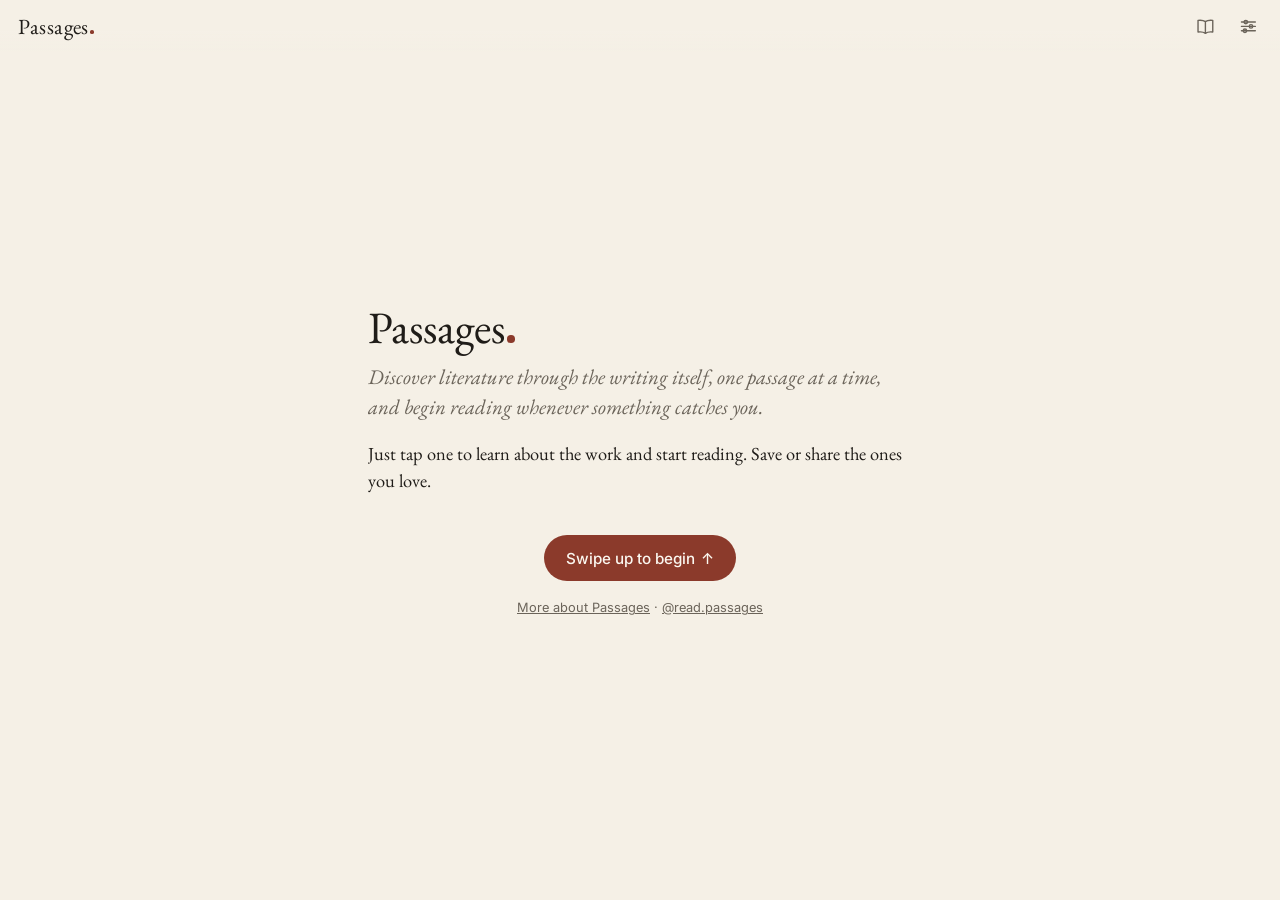
<file: index.html>
<!DOCTYPE html>
<!-- ============================================================
     index.html — the FEED: one passage per screen.
     The structure is here; the passages are added by js/feed.js
     from data/passages.csv. Styling lives in css/style.css.
     ============================================================ -->
<html lang="en">
<head>
  <meta charset="utf-8">
  <meta name="viewport" content="width=device-width, initial-scale=1, viewport-fit=cover">
  <title>Passages</title>
  <meta name="description" content="Passages from great books, one at a time. Read the one that catches you.">

  <!-- Lets people "Add to Home Screen" and open it like an app -->
  <!-- How the link looks when shared (WhatsApp, iMessage, Reddit, etc.) -->
  <meta property="og:type" content="website">
  <meta property="og:site_name" content="Passages">
  <meta property="og:title" content="Passages">
  <meta property="og:description" content="Discover literature through the writing itself, one passage at a time, then read the whole work for free.">
  <meta property="og:image" content="https://passages-reader.github.io/icons/share.png">
  <meta property="og:url" content="https://passages-reader.github.io/">
  <meta name="twitter:card" content="summary_large_image">
  <link rel="manifest" href="manifest.json">
  <meta name="theme-color" content="#f5f0e6">
  <meta name="apple-mobile-web-app-capable" content="yes">
  <meta name="apple-mobile-web-app-status-bar-style" content="default">
  <link rel="apple-touch-icon" href="icons/icon-180.png">
  <link rel="icon" href="icons/icon.svg" type="image/svg+xml">
  <link rel="icon" href="icons/favicon-32.png" type="image/png" sizes="32x32">

  <!-- Fonts: EB Garamond for the literature, Inter for the small interface text -->
  <link rel="preload" href="fonts/eb-garamond.woff2" as="font" type="font/woff2" crossorigin>

  <link rel="stylesheet" href="css/style.css">
</head>
<body class="feed-page">

  <!-- Top bar: name on the left, Saved and Settings on the right -->
  <header class="topbar">
    <a class="wordmark" id="wordmark" href="about.html" title="About this project">Passages<span class="wordmark-dot" aria-hidden="true"></span></a>
    <nav class="topbar-actions">
      <button class="icon-btn" id="open-saved" aria-label="Your reading and saved passages" title="Your reading">
        <svg viewBox="0 0 24 24"><path d="M12 6.5C10 5 7 4.6 3.5 5v13.5c3.5-.4 6.5 0 8.5 1.5 2-1.5 5-1.9 8.5-1.5V5C17 4.6 14 5 12 6.5zM12 6.5V20"/></svg>
      </button>
      <button class="icon-btn" id="open-settings" aria-label="Settings" title="Settings">
        <svg viewBox="0 0 24 24"><path d="M4 7h16M4 12h16M4 17h16"/><circle cx="9" cy="7" r="2"/><circle cx="15" cy="12" r="2"/><circle cx="8" cy="17" r="2"/></svg>
      </button>
    </nav>
  </header>

  <!-- The feed itself. Each passage becomes a full-screen <article class="card"> -->
  <main class="feed" id="feed" aria-live="polite">
    <p class="loading">Opening the books…</p>
  </main>

  <!-- The sliding panel used for "About this work", "Saved" and "Settings" -->
  <div class="sheet" id="sheet" hidden>
    <div class="sheet-backdrop" data-close></div>
    <section class="sheet-panel" role="dialog" aria-modal="true">
      <button class="sheet-close icon-btn" data-close aria-label="Close">
        <svg viewBox="0 0 24 24"><path d="M6 6l12 12M18 6L6 18"/></svg>
      </button>
      <div class="sheet-content" id="sheet-content"></div>
    </section>
  </div>

  <!-- ============================================================
       The welcome card: shown once, as the first screen of a first visit
       (or second, if someone arrives through a shared passage).
       Edit the words freely; it's plain HTML. "Read the welcome note again"
       in Settings brings it back.
       ============================================================ -->
  <template id="welcome-template">
    <article class="card welcome">
      <div class="card-inner">
        <h1 class="welcome-title">Passages<span class="wordmark-dot" aria-hidden="true"></span></h1>
        <p class="welcome-lede">Discover literature through the writing itself, one passage at a time, and begin reading whenever something catches you.</p>
        <p class="welcome-how">Just tap one to learn about the work and start reading. Save or share the ones you love.</p>
        <button class="btn welcome-go" data-begin>Swipe up to begin <span class="hint-swipe">↑</span></button>
        <p class="welcome-links"><a href="about.html">More about Passages</a><span data-ig-wrap> · <a data-ig target="_blank" rel="noopener"></a></span></p>
      </div>
    </article>
  </template>

  <!-- Small message that pops up briefly ("Link copied", "Saved") -->
  <div class="toast" id="toast" role="status"></div>

  <!-- Scripts, in order: settings → storage → data loading → the feed -->
  <script src="js/config.js"></script>
  <script src="js/storage.js"></script>
  <script src="js/analytics.js"></script>
  <script src="js/data.js"></script>
  <script src="js/taste.js"></script>
  <script src="js/sitting.js"></script>
  <script src="js/daily.js"></script>
  <script src="js/shareimage.js"></script>
  <script src="js/editor.js"></script>
  <script src="js/elsewhere.js"></script>
  <script src="js/feed.js"></script>
</body>
</html>
</file>
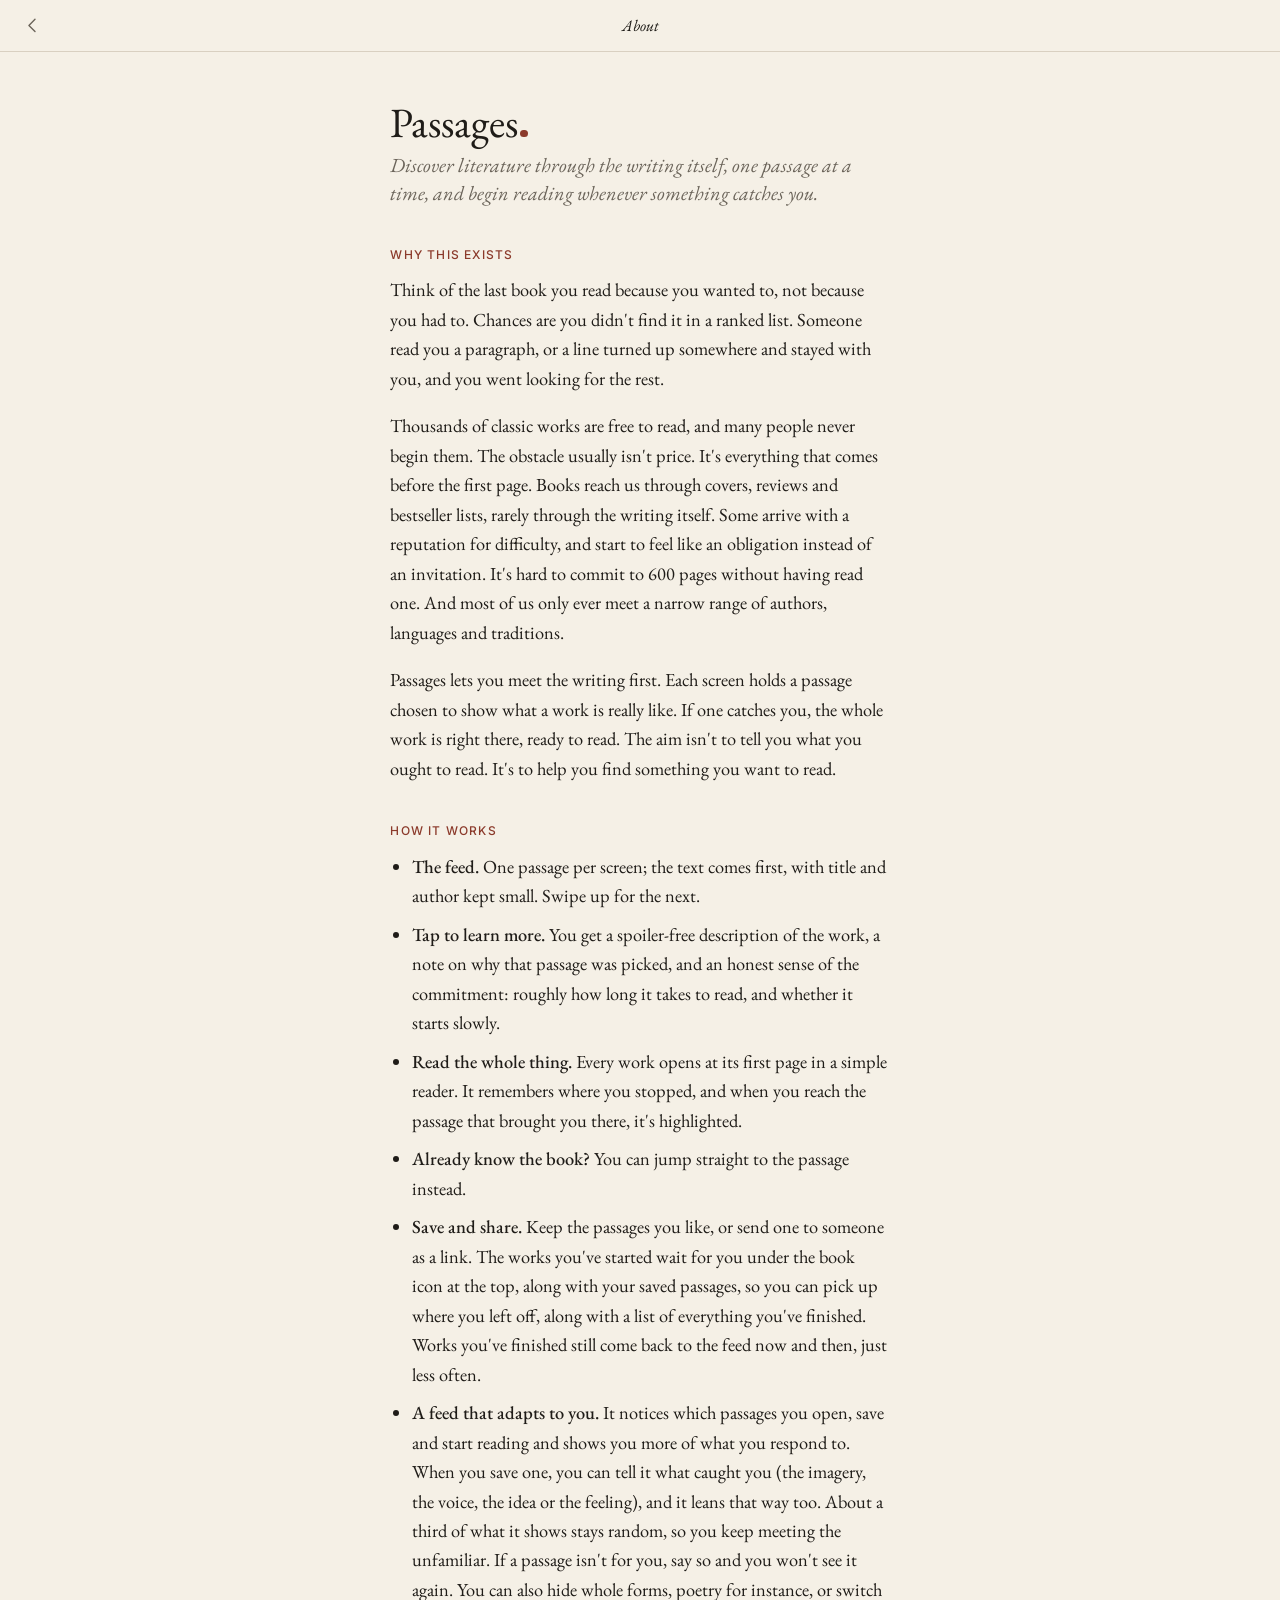
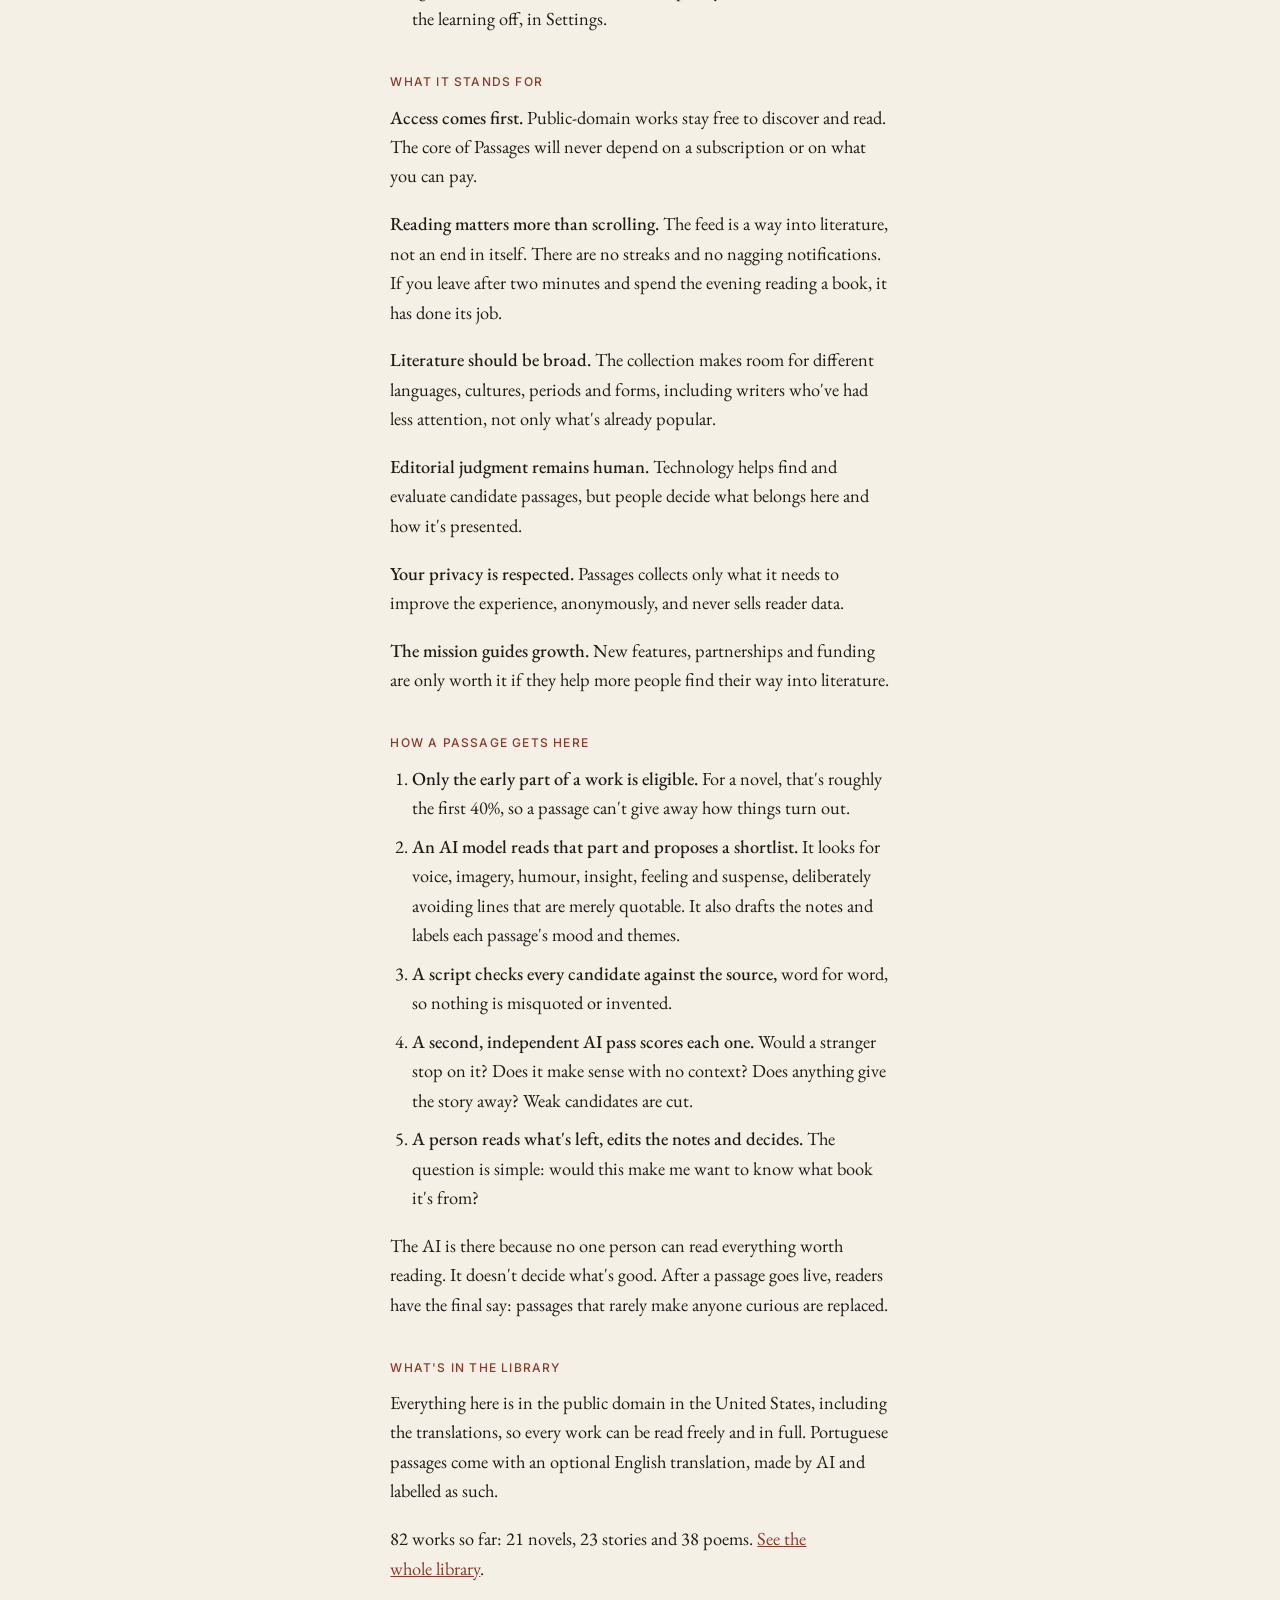
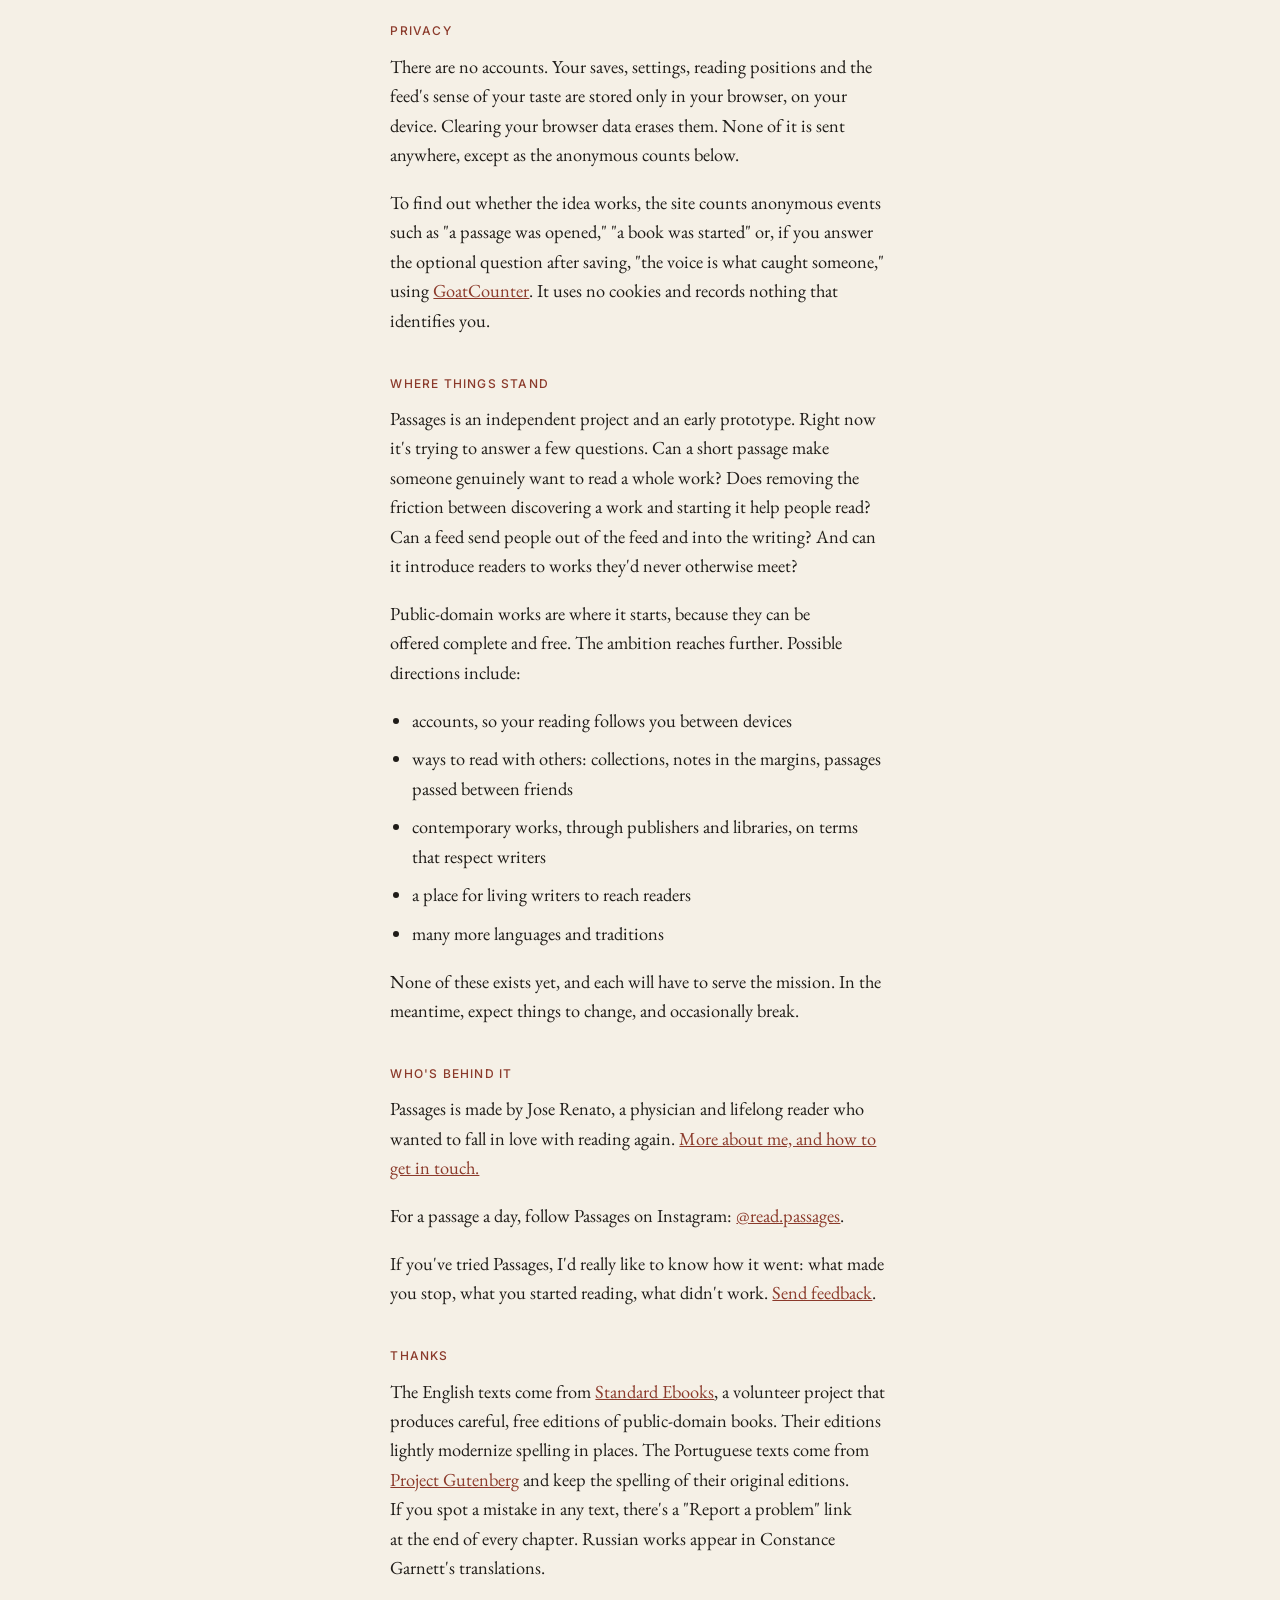
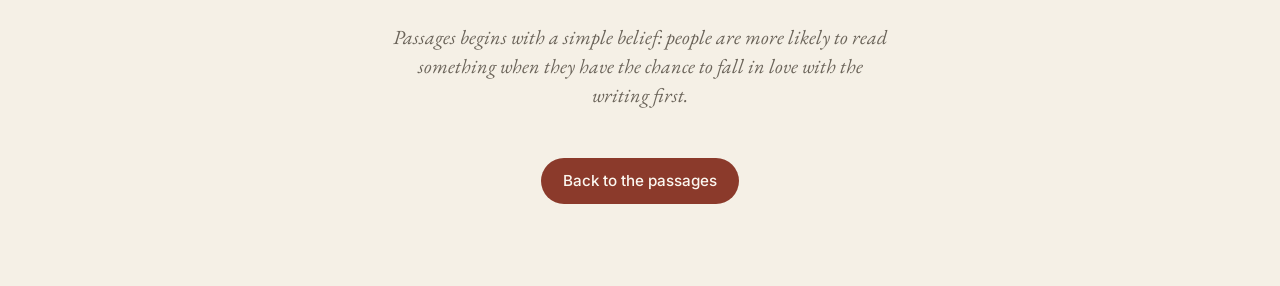
<file: about.html>
<!DOCTYPE html>
<!-- ============================================================
     about.html — the About page. Plain text in HTML: edit freely.
     The work count under "What's in the library" is filled in
     automatically from data/books.csv (script at the bottom).
     ============================================================ -->
<html lang="en">
<head>
  <meta charset="utf-8">
  <meta name="viewport" content="width=device-width, initial-scale=1, viewport-fit=cover">
  <title>About — Passages</title>
  <meta name="description" content="Why Passages exists, how passages are chosen, and what's coming next.">
  <!-- How the link looks when shared (WhatsApp, iMessage, Reddit, etc.) -->
  <meta property="og:type" content="website">
  <meta property="og:site_name" content="Passages">
  <meta property="og:title" content="About Passages">
  <meta property="og:description" content="Discover literature through the writing itself, one passage at a time, then read the whole work for free.">
  <meta property="og:image" content="https://passages-reader.github.io/icons/share.png">
  <meta property="og:url" content="https://passages-reader.github.io/about.html">
  <meta name="twitter:card" content="summary_large_image">
  <link rel="manifest" href="manifest.json">
  <meta name="theme-color" content="#f5f0e6">
  <link rel="apple-touch-icon" href="icons/icon-180.png">
  <link rel="icon" href="icons/icon.svg" type="image/svg+xml">
  <link rel="icon" href="icons/favicon-32.png" type="image/png" sizes="32x32">
  <link rel="preload" href="fonts/eb-garamond.woff2" as="font" type="font/woff2" crossorigin>
  <link rel="stylesheet" href="css/style.css">
</head>
<body class="about-page">

  <header class="topbar reader-bar">
    <a class="icon-btn" href="index.html" aria-label="Back to the passages" title="Back to the passages">
      <svg viewBox="0 0 24 24"><path d="M15 5l-7 7 7 7"/></svg>
    </a>
    <div class="reader-heading"><span class="reader-book">About</span></div>
    <span class="icon-btn" aria-hidden="true"></span>
  </header>

  <main class="page">

    <h1 class="page-title">Passages<span class="wordmark-dot" aria-hidden="true"></span></h1>
    <p class="page-lede">Discover literature through the writing itself, one passage at a time, and begin reading whenever something catches you.</p>

    <h2>Why this exists</h2>
    <p>Think of the last book you read because you wanted to, not because you had to. Chances are you didn't find it in a ranked list. Someone read you a paragraph, or a line turned up somewhere and stayed with you, and you went looking for the rest.</p>
    <p>Thousands of classic works are free to read, and many people never begin them. The obstacle usually isn't price. It's everything that comes before the first page. Books reach us through covers, reviews and bestseller lists, rarely through the writing itself. Some arrive with a reputation for difficulty, and start to feel like an obligation instead of an invitation. It's hard to commit to 600 pages without having read one. And most of us only ever meet a narrow range of authors, languages and traditions.</p>
    <p>Passages lets you meet the writing first. Each screen holds a passage chosen to show what a work is really like. If one catches you, the whole work is right there, ready to read. The aim isn't to tell you what you ought to read. It's to help you find something you want to read.</p>

    <h2>How it works</h2>
    <ul>
      <li><strong>The feed.</strong> One passage per screen; the text comes first, with title and author kept small. Swipe up for the next.</li>
      <li><strong>Tap to learn more.</strong> You get a spoiler-free description of the work, a note on why that passage was picked, and an honest sense of the commitment: roughly how long it takes to read, and whether it starts slowly.</li>
      <li><strong>Read the whole thing.</strong> Every work opens at its first page in a simple reader. It remembers where you stopped, and when you reach the passage that brought you there, it's highlighted.</li>
      <li><strong>Already know the book?</strong> You can jump straight to the passage instead.</li>
      <li><strong>Save and share.</strong> Keep the passages you like, or send one to someone as a link. The works you've started wait for you under the book icon at the top, along with your saved passages, so you can pick up where you left off, along with a list of everything you've finished. Works you've finished still come back to the feed now and then, just less often.</li>
      <li><strong>A feed that adapts to you.</strong> It notices which passages you open, save and start reading and shows you more of what you respond to. When you save one, you can tell it what caught you (the imagery, the voice, the idea or the feeling), and it leans that way too. About a third of what it shows stays random, so you keep meeting the unfamiliar. If a passage isn't for you, say so and you won't see it again. You can also hide whole forms, poetry for instance, or switch the learning off, in Settings.</li>
    </ul>

    <h2>What it stands for</h2>
    <p><strong>Access comes first.</strong> Public-domain works stay free to discover and read. The core of Passages will never depend on a subscription or on what you can pay.</p>
    <p><strong>Reading matters more than scrolling.</strong> The feed is a way into literature, not an end in itself. There are no streaks and no nagging notifications. If you leave after two minutes and spend the evening reading a book, it has done its job.</p>
    <p><strong>Literature should be broad.</strong> The collection makes room for different languages, cultures, periods and forms, including writers who've had less attention, not only what's already popular.</p>
    <p><strong>Editorial judgment remains human.</strong> Technology helps find and evaluate candidate passages, but people decide what belongs here and how it's presented.</p>
    <p><strong>Your privacy is respected.</strong> Passages collects only what it needs to improve the experience, anonymously, and never sells reader data.</p>
    <p><strong>The mission guides growth.</strong> New features, partnerships and funding are only worth it if they help more people find their way into literature.</p>

    <h2>How a passage gets here</h2>
    <ol>
      <li><strong>Only the early part of a work is eligible.</strong> For a novel, that's roughly the first 40%, so a passage can't give away how things turn out.</li>
      <li><strong>An AI model reads that part and proposes a shortlist.</strong> It looks for voice, imagery, humour, insight, feeling and suspense, deliberately avoiding lines that are merely quotable. It also drafts the notes and labels each passage's mood and themes.</li>
      <li><strong>A script checks every candidate against the source,</strong> word for word, so nothing is misquoted or invented.</li>
      <li><strong>A second, independent AI pass scores each one.</strong> Would a stranger stop on it? Does it make sense with no context? Does anything give the story away? Weak candidates are cut.</li>
      <li><strong>A person reads what's left, edits the notes and decides.</strong> The question is simple: would this make me want to know what book it's from?</li>
    </ol>
    <p>The AI is there because no one person can read everything worth reading. It doesn't decide what's good. After a passage goes live, readers have the final say: passages that rarely make anyone curious are replaced.</p>

    <h2>What's in the library</h2>
    <p>Everything here is in the public domain in the United States, including the translations, so every work can be read freely and in full. Portuguese passages come with an optional English translation, made by AI and labelled as such.</p>
    <p><span id="library-count">Dozens of novels, stories and poems so far.</span> <a href="library.html">See the whole library</a>.</p>

    <h2>Privacy</h2>
    <p>There are no accounts. Your saves, settings, reading positions and the feed's sense of your taste are stored only in your browser, on your device. Clearing your browser data erases them. None of it is sent anywhere, except as the anonymous counts below.</p>
    <p>To find out whether the idea works, the site counts anonymous events such as "a passage was opened," "a book was started" or, if you answer the optional question after saving, "the voice is what caught someone," using <a href="https://www.goatcounter.com">GoatCounter</a>. It uses no cookies and records nothing that identifies you.</p>

    <h2>Where things stand</h2>
    <p>Passages is an independent project and an early prototype. Right now it's trying to answer a few questions. Can a short passage make someone genuinely want to read a whole work? Does removing the friction between discovering a work and starting it help people read? Can a feed send people out of the feed and into the writing? And can it introduce readers to works they'd never otherwise meet?</p>
    <p>Public-domain works are where it starts, because they can be offered complete and free. The ambition reaches further. Possible directions include:</p>
    <ul>
      <li>accounts, so your reading follows you between devices</li>
      <li>ways to read with others: collections, notes in the margins, passages passed between friends</li>
      <li>contemporary works, through publishers and libraries, on terms that respect writers</li>
      <li>a place for living writers to reach readers</li>
      <li>many more languages and traditions</li>
    </ul>
    <p>None of these exists yet, and each will have to serve the mission. In the meantime, expect things to change, and occasionally break.</p>

    <h2>Who's behind it</h2>
    <p>Passages is made by Jose Renato, a physician and lifelong reader who wanted to fall in love with reading again. <a href="me.html">More about me, and how to get in touch.</a></p>
    <p id="instagram-line" hidden>For a passage a day, follow Passages on Instagram: <a id="instagram-link" href="#" target="_blank" rel="noopener"></a>.</p>
    <p>If you've tried Passages, I'd really like to know how it went: what made you stop, what you started reading, what didn't work. <a href="#" id="feedback-link">Send feedback</a>.</p>

    <h2>Thanks</h2>
    <p>The English texts come from <a href="https://standardebooks.org">Standard Ebooks</a>, a volunteer project that produces careful, free editions of public-domain books. Their editions lightly modernize spelling in places. The Portuguese texts come from <a href="https://www.gutenberg.org">Project Gutenberg</a> and keep the spelling of their original editions. If you spot a mistake in any text, there's a "Report a problem" link at the end of every chapter. Russian works appear in Constance Garnett's translations.</p>

    <p class="page-closing">Passages begins with a simple belief: people are more likely to read something when they have the chance to fall in love with the writing first.</p>

    <p class="page-back"><a class="btn" href="index.html">Back to the passages</a></p>
  </main>

  <script src="js/config.js"></script>
  <script src="js/storage.js"></script>
  <script src="js/analytics.js"></script>
  <script src="js/data.js"></script>
  <script>
    document.getElementById("feedback-link").href = feedbackHref();
    if (CONFIG.instagramUrl) {
      const a = document.getElementById("instagram-link");
      a.href = CONFIG.instagramUrl; a.textContent = CONFIG.instagramHandle;
      a.addEventListener("click", () => track("instagram", "about"));
      document.getElementById("instagram-line").hidden = false;
    }
    // "67 works so far: 25 novels, 22 stories and 20 poems."
    loadLibrary().then(({ books }) => {
      const all = Object.values(books), n = k => all.filter(b => b.kind === k).length;
      document.getElementById("library-count").textContent =
        `${all.length} works so far: ${n("novel")} novels, ${n("story")} stories and ${n("poem")} poems.`;
    }).catch(() => {});
  </script>
</body>
</html>
</file>
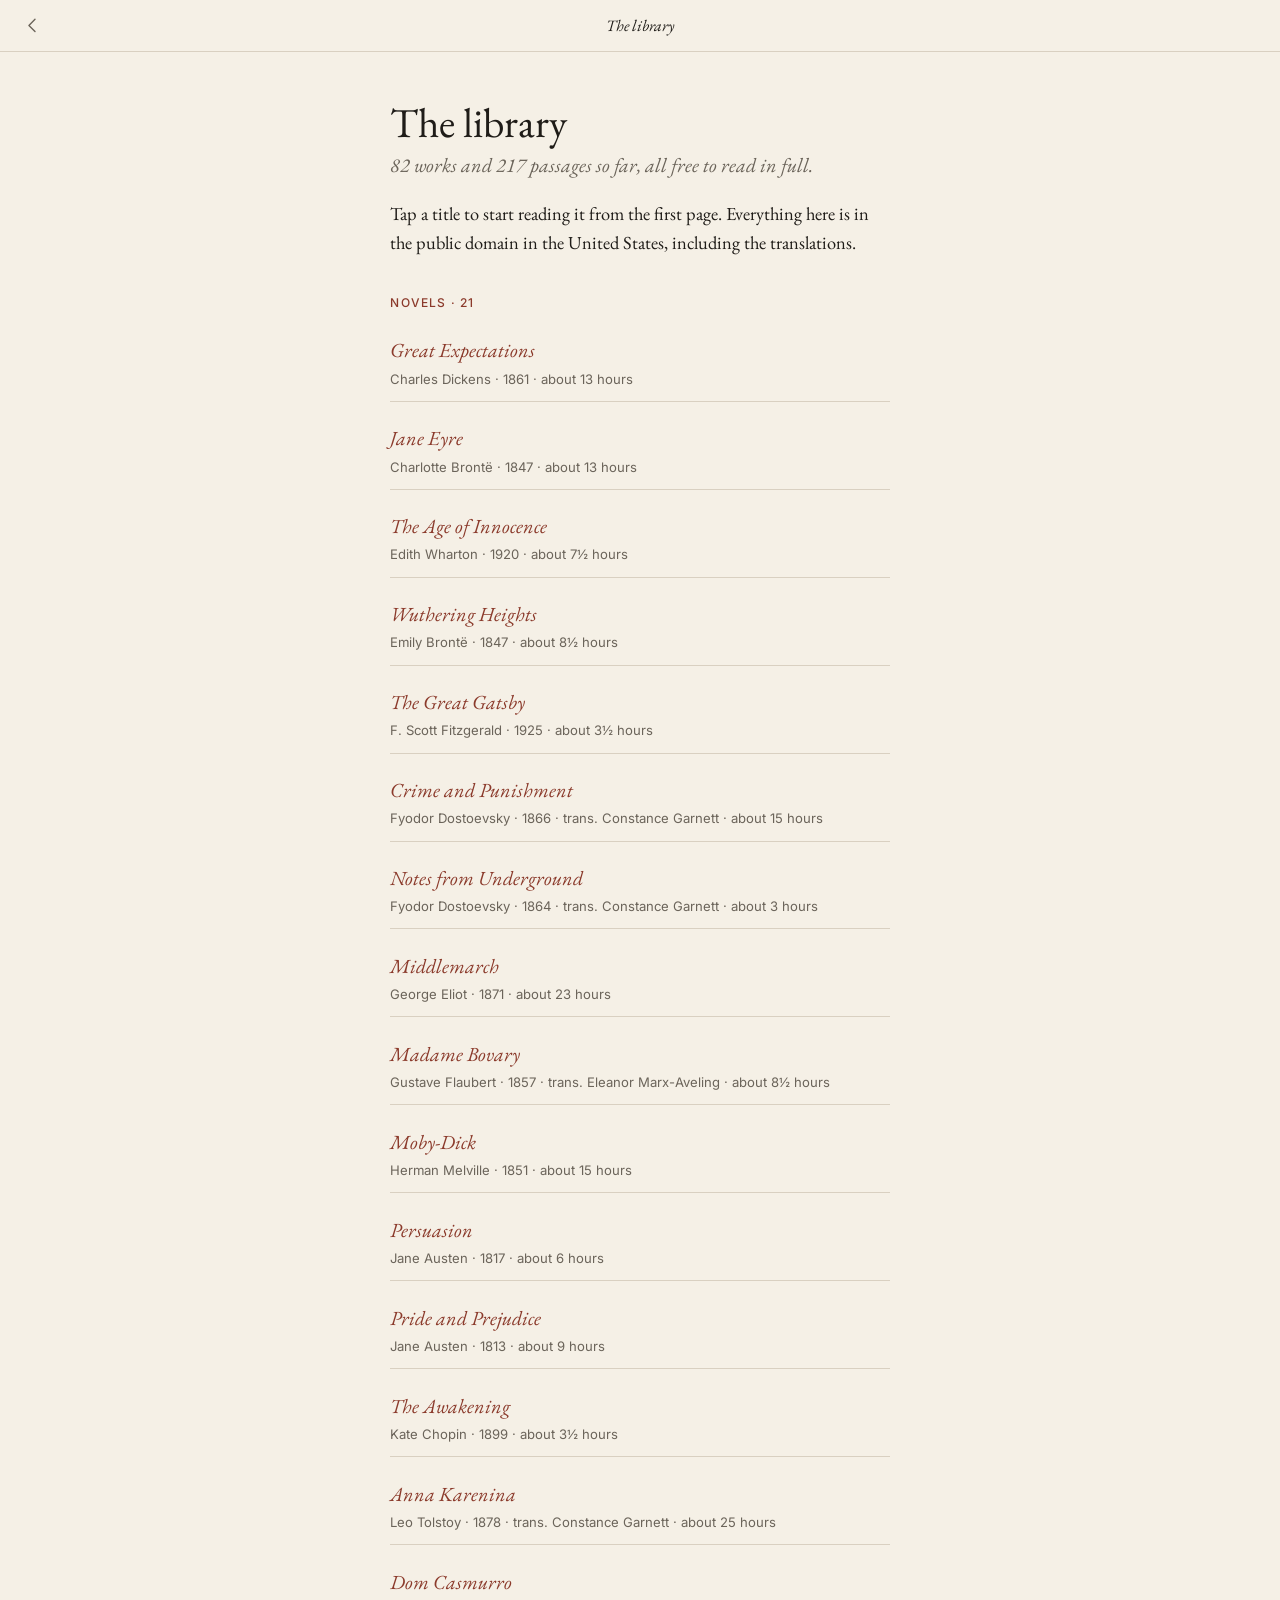
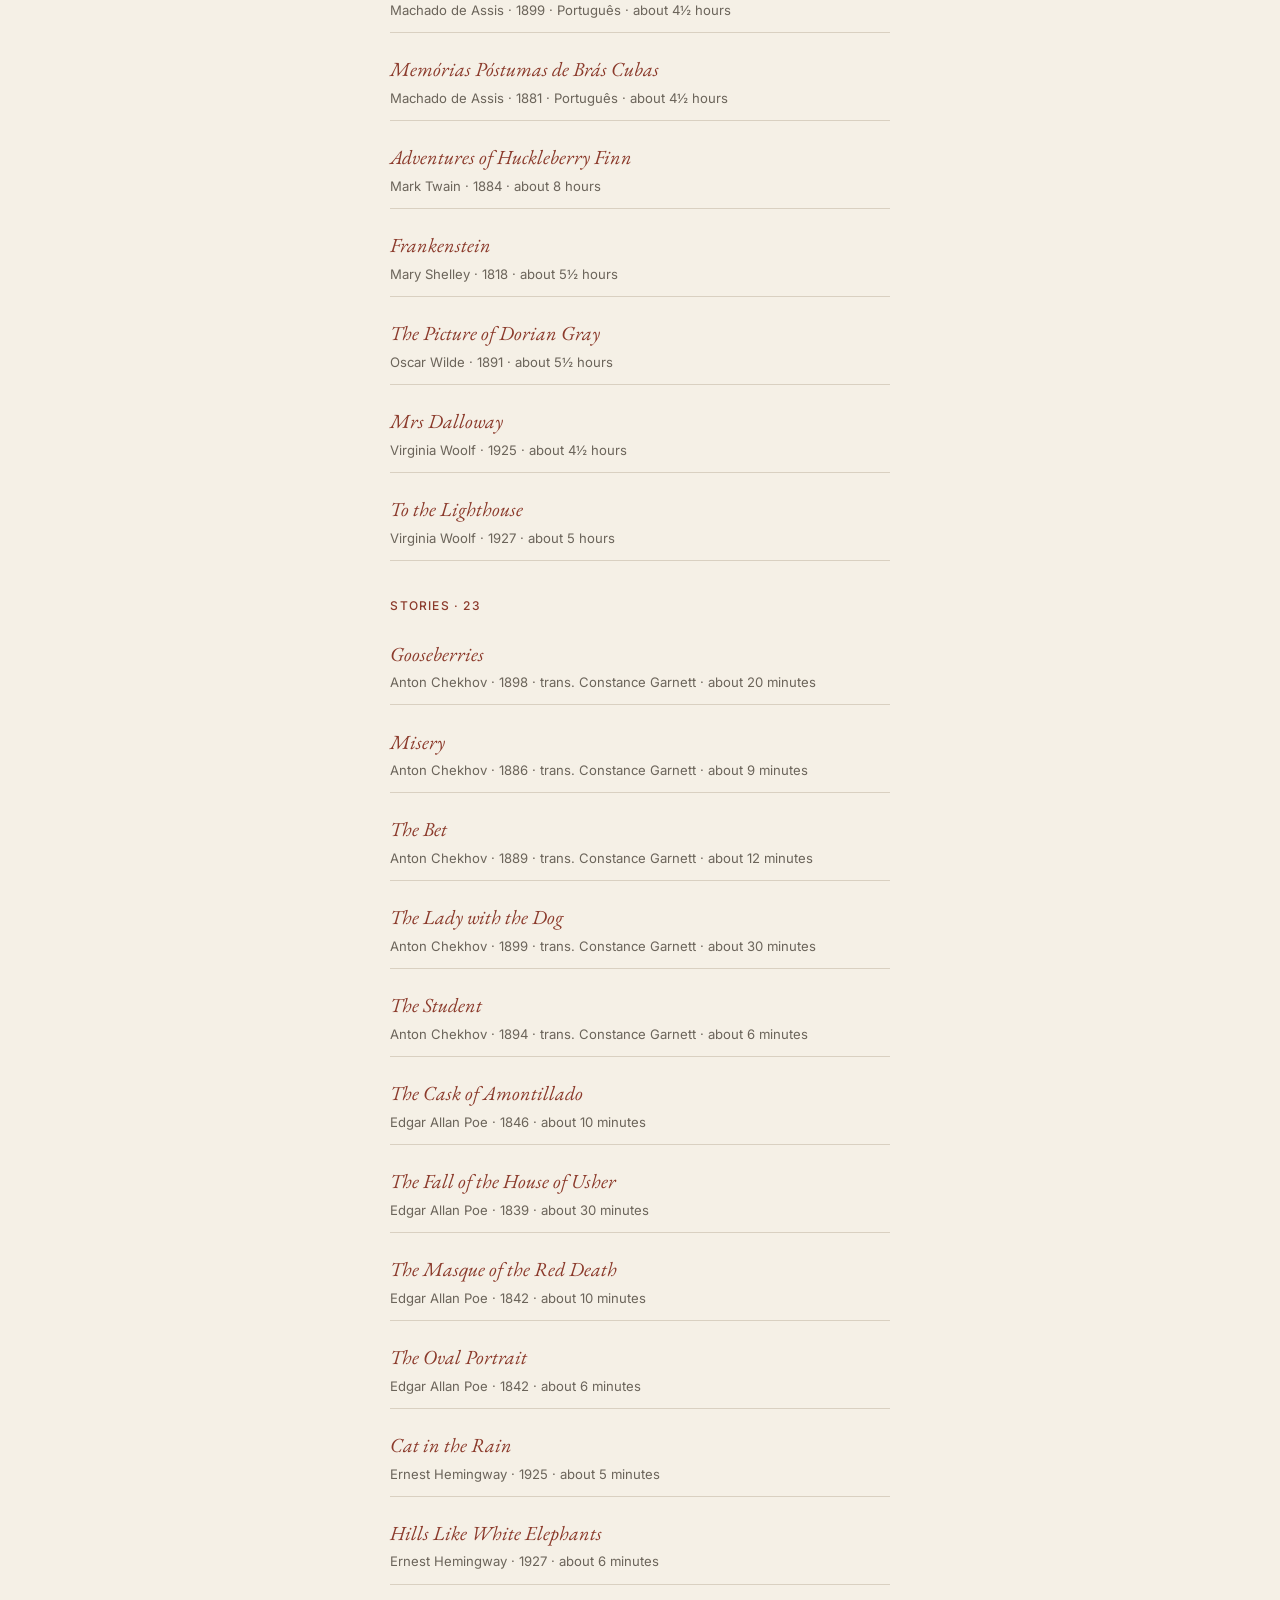
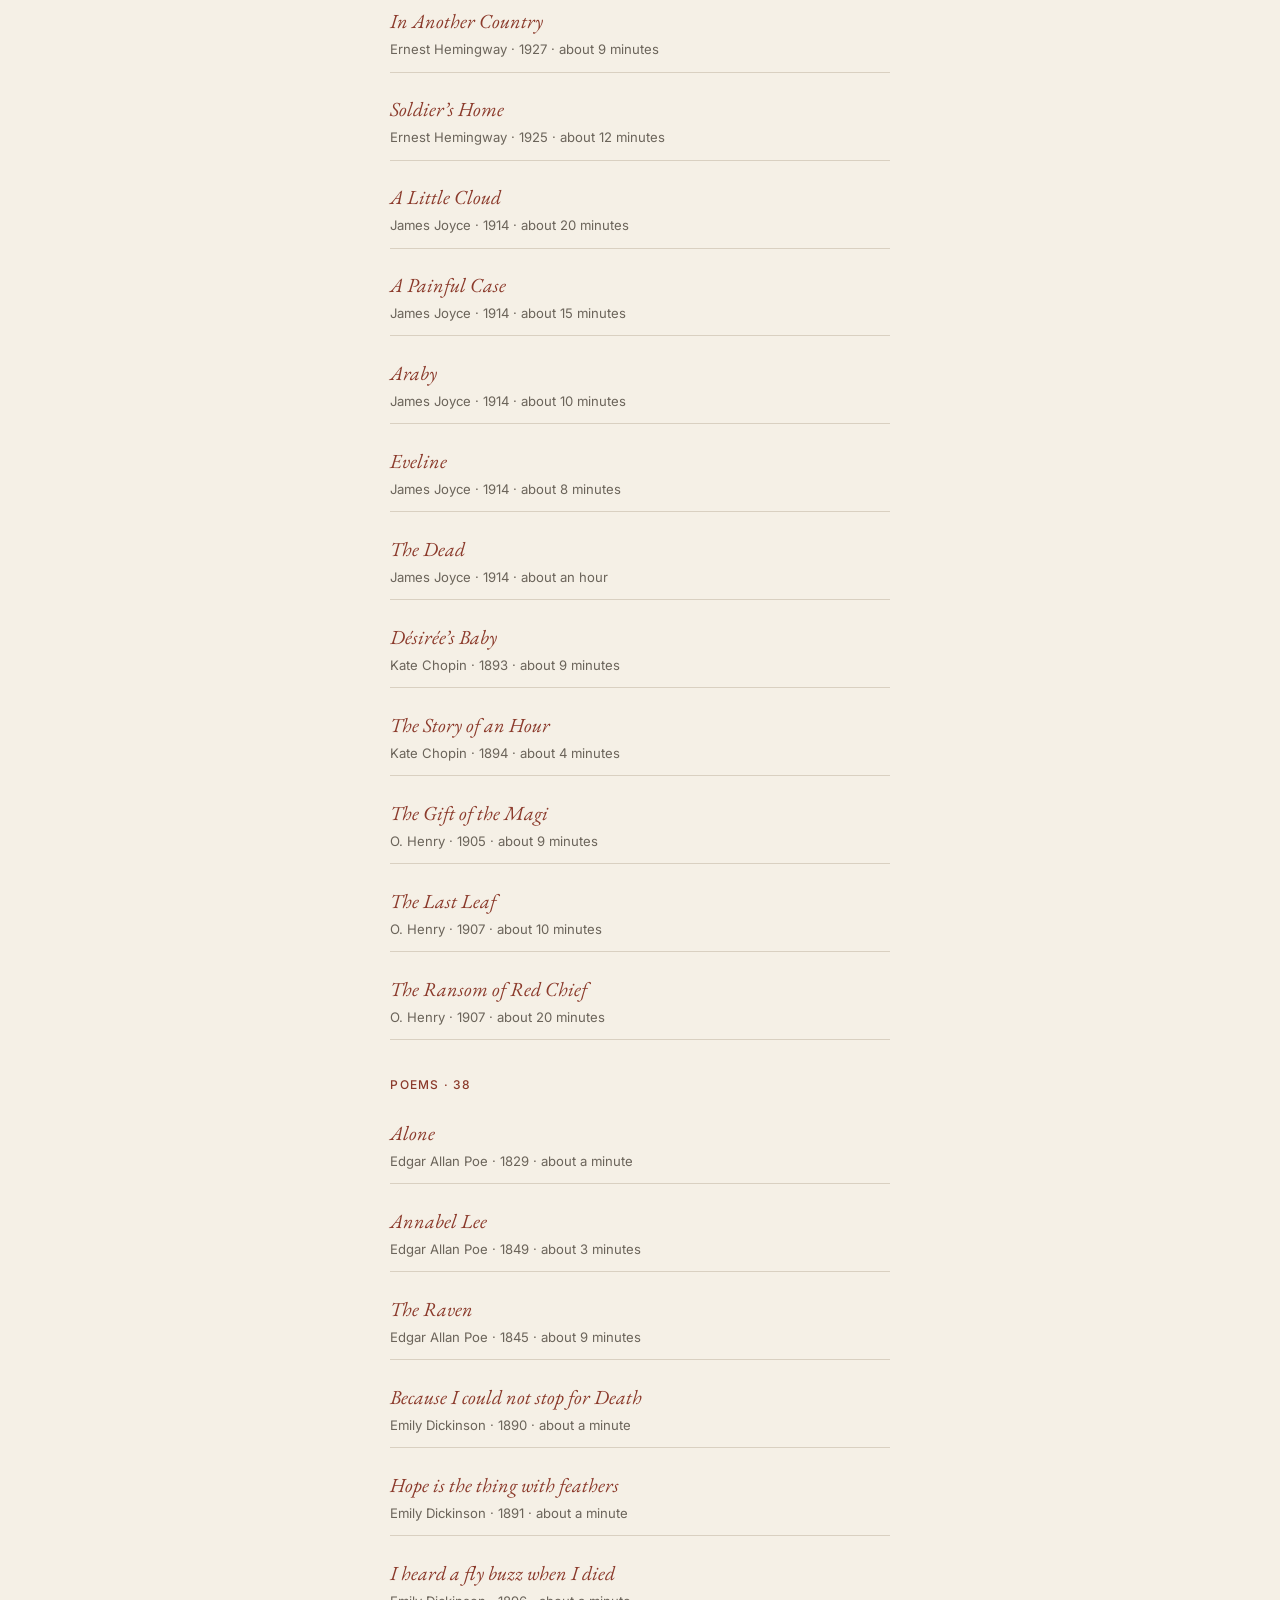
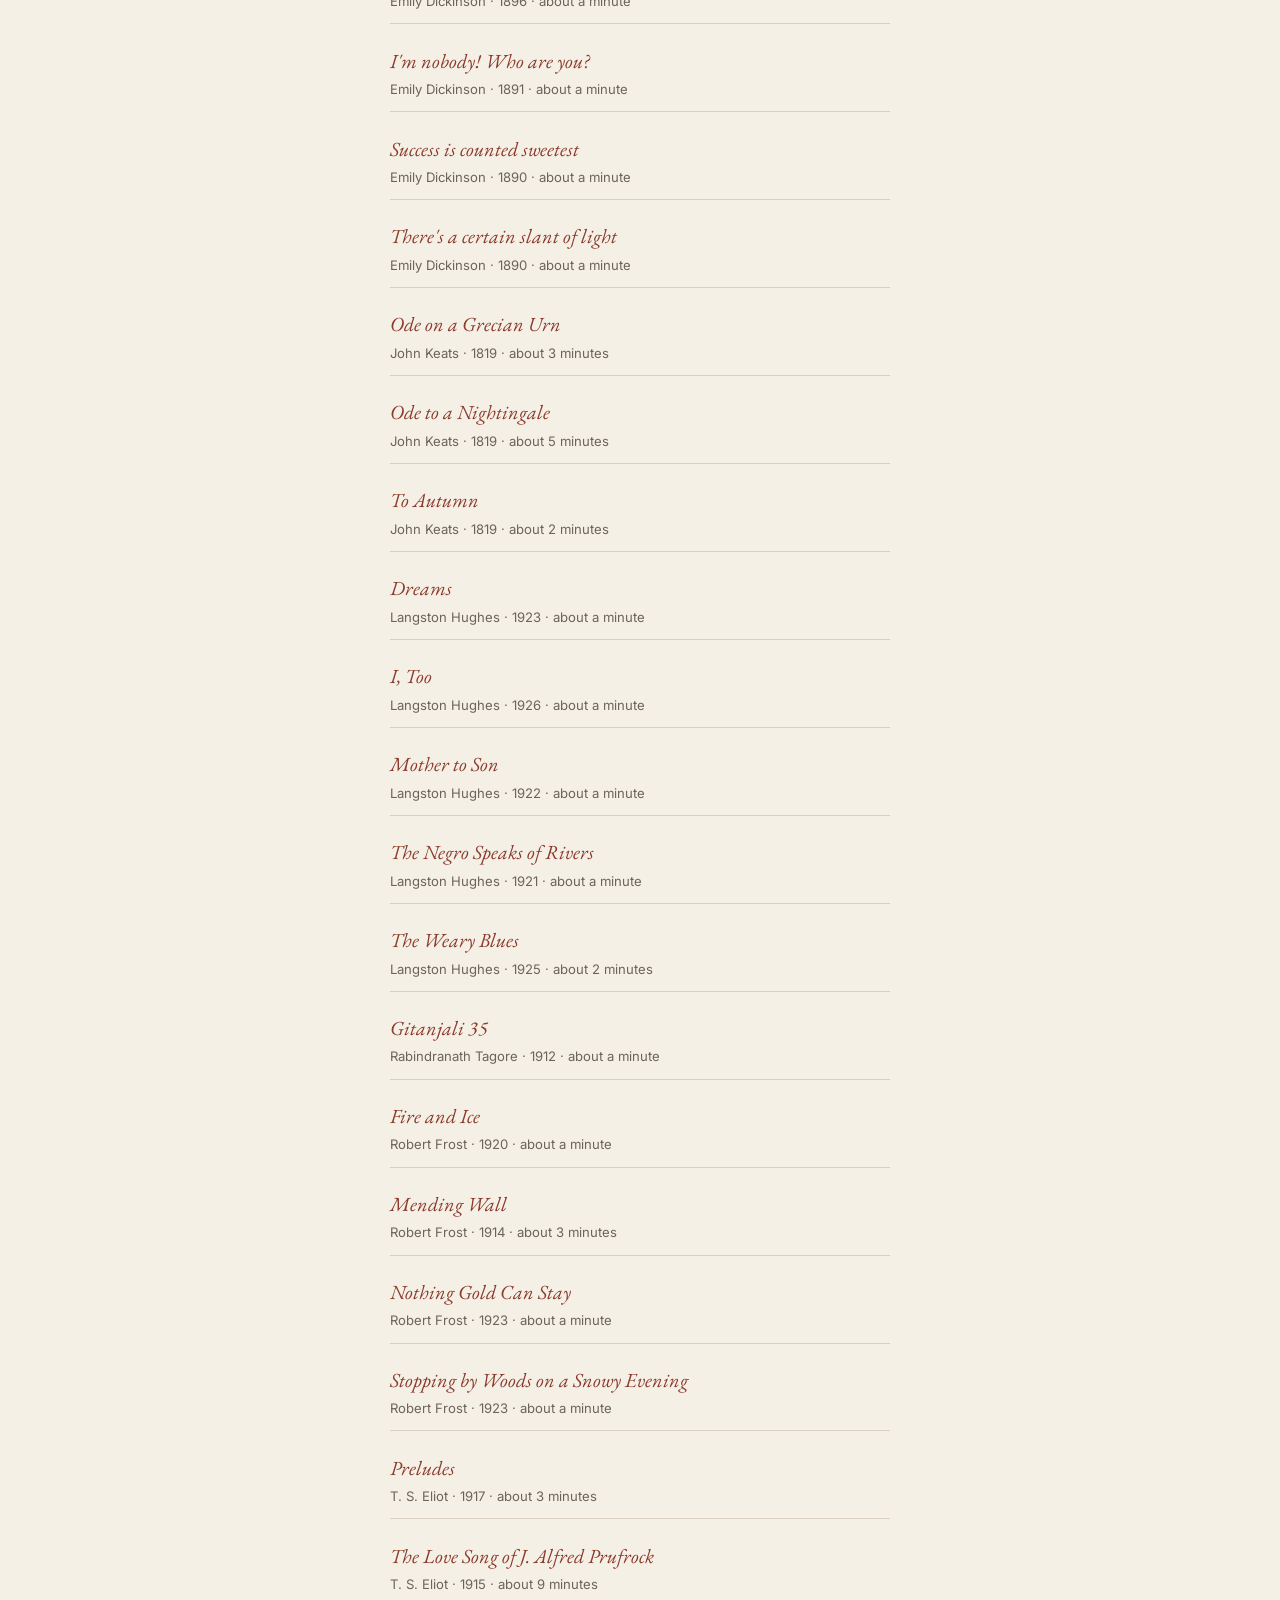
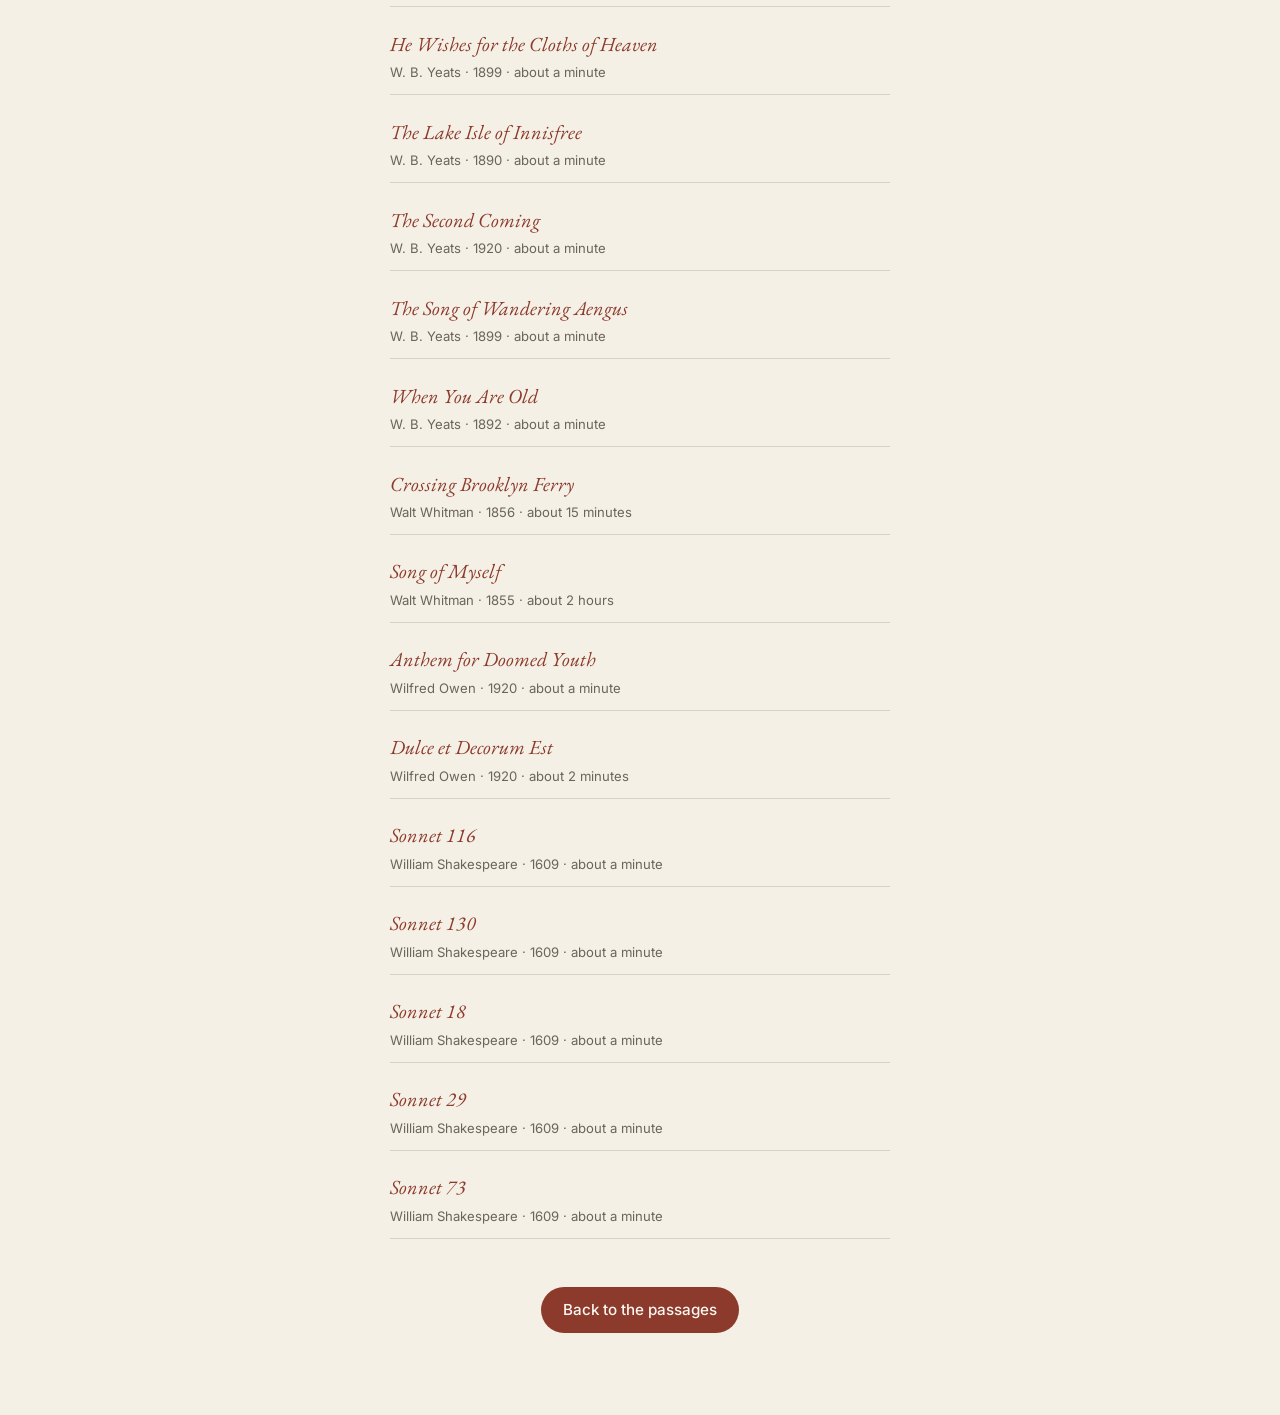
<file: library.html>
<!DOCTYPE html>
<!-- ============================================================
     library.html — every work in Passages, grouped into novels,
     stories and poems. The list is built automatically from
     data/books.csv by js/library.js, so there's nothing to edit here
     when works are added.
     ============================================================ -->
<html lang="en">
<head>
  <meta charset="utf-8">
  <meta name="viewport" content="width=device-width, initial-scale=1, viewport-fit=cover">
  <title>The library — Passages</title>
  <meta name="description" content="Every novel, story and poem in Passages, free to read in full.">
  <!-- How the link looks when shared (WhatsApp, iMessage, Reddit, etc.) -->
  <meta property="og:type" content="website">
  <meta property="og:site_name" content="Passages">
  <meta property="og:title" content="The Passages library">
  <meta property="og:description" content="Discover literature through the writing itself, one passage at a time, then read the whole work for free.">
  <meta property="og:image" content="https://passages-reader.github.io/icons/share.png">
  <meta property="og:url" content="https://passages-reader.github.io/library.html">
  <meta name="twitter:card" content="summary_large_image">
  <link rel="manifest" href="manifest.json">
  <meta name="theme-color" content="#f5f0e6">
  <link rel="apple-touch-icon" href="icons/icon-180.png">
  <link rel="icon" href="icons/icon.svg" type="image/svg+xml">
  <link rel="icon" href="icons/favicon-32.png" type="image/png" sizes="32x32">
  <link rel="preload" href="fonts/eb-garamond.woff2" as="font" type="font/woff2" crossorigin>
  <link rel="stylesheet" href="css/style.css">
</head>
<body class="about-page">

  <header class="topbar reader-bar">
    <a class="icon-btn" href="index.html" aria-label="Back to the passages" title="Back to the passages">
      <svg viewBox="0 0 24 24"><path d="M15 5l-7 7 7 7"/></svg>
    </a>
    <div class="reader-heading"><span class="reader-book">The library</span></div>
    <span class="icon-btn" aria-hidden="true"></span>
  </header>

  <main class="page">
    <h1 class="page-title">The library</h1>
    <p class="page-lede" id="library-count">Every work in Passages, free to read in full.</p>
    <p>Tap a title to start reading it from the first page. Everything here is in the public domain in the United States, including the translations.</p>

    <div id="library" class="library"><p class="muted">Loading the list…</p></div>

    <p class="page-back"><a class="btn" href="index.html">Back to the passages</a></p>
  </main>

  <script src="js/config.js"></script>
  <script src="js/storage.js"></script>
  <script src="js/analytics.js"></script>
  <script src="js/data.js"></script>
  <script src="js/library.js"></script>
</body>
</html>
</file>
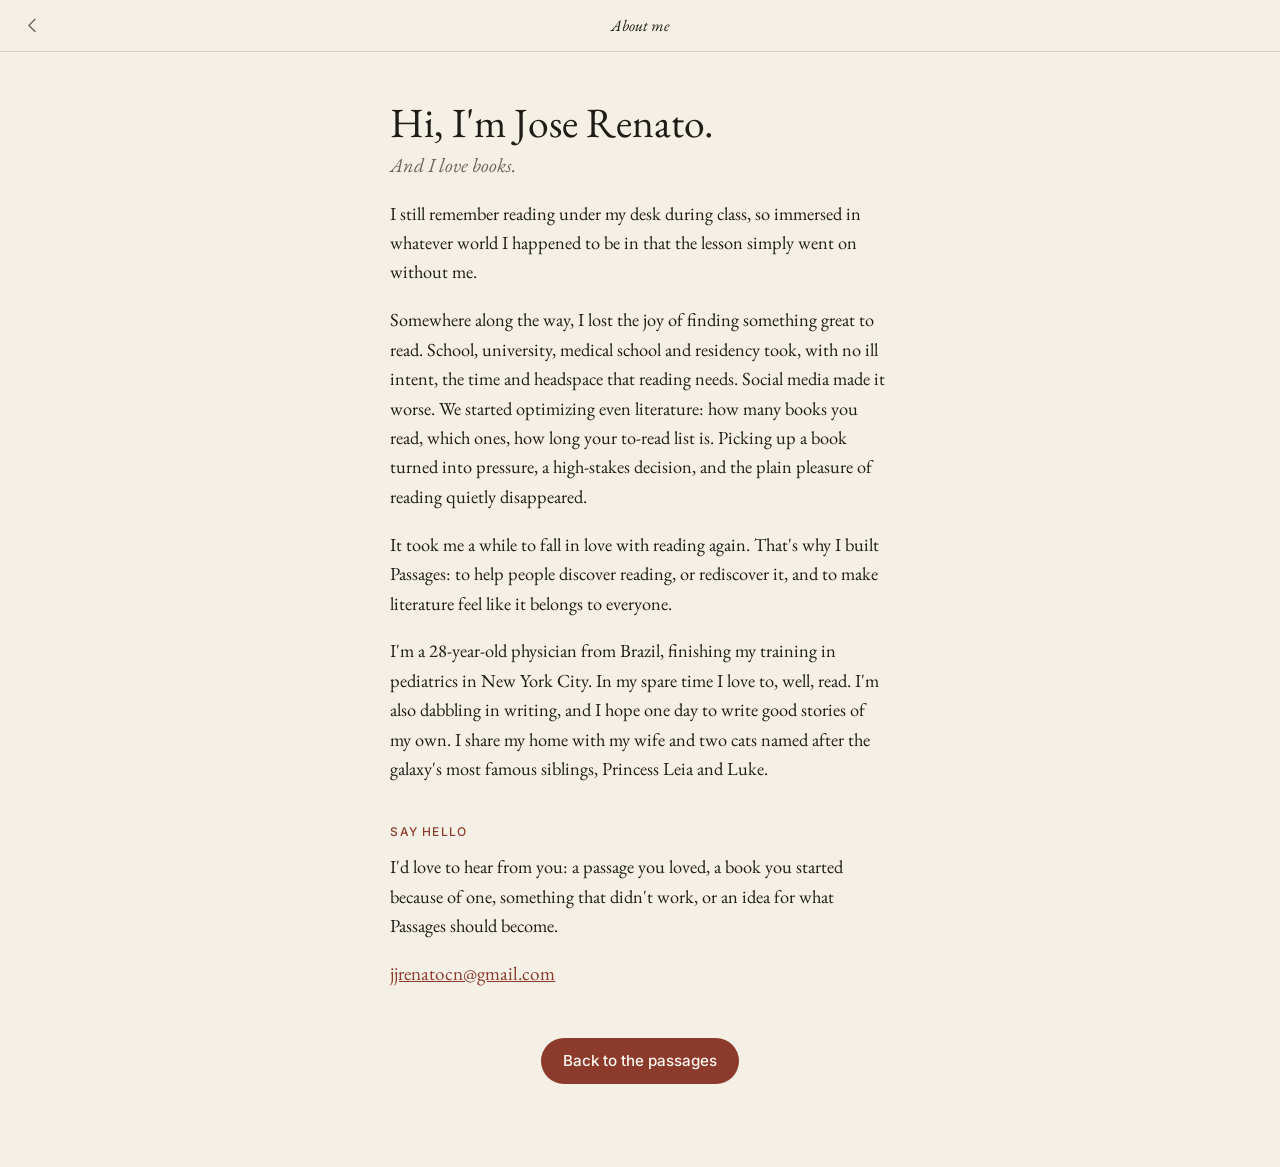
<file: me.html>
<!DOCTYPE html>
<!-- ============================================================
     about.html — the About page. Plain text in HTML: edit freely.
     The list of works under "What's in the library" is filled in
     automatically from data/books.csv by js/about.js.
     ============================================================ -->
<html lang="en">
<head>
  <meta charset="utf-8">
  <meta name="viewport" content="width=device-width, initial-scale=1, viewport-fit=cover">
  <title>About me — Passages</title>
  <meta name="description" content="Who made Passages, and why.">
  <!-- How the link looks when shared (WhatsApp, iMessage, Reddit, etc.) -->
  <meta property="og:type" content="website">
  <meta property="og:site_name" content="Passages">
  <meta property="og:title" content="About me — Passages">
  <meta property="og:description" content="Discover literature through the writing itself, one passage at a time, then read the whole work for free.">
  <meta property="og:image" content="https://passages-reader.github.io/icons/share.png">
  <meta property="og:url" content="https://passages-reader.github.io/me.html">
  <meta name="twitter:card" content="summary_large_image">
  <link rel="manifest" href="manifest.json">
  <meta name="theme-color" content="#f5f0e6">
  <link rel="apple-touch-icon" href="icons/icon-180.png">
  <link rel="icon" href="icons/icon.svg" type="image/svg+xml">
  <link rel="icon" href="icons/favicon-32.png" type="image/png" sizes="32x32">
  <link rel="preload" href="fonts/eb-garamond.woff2" as="font" type="font/woff2" crossorigin>
  <link rel="stylesheet" href="css/style.css">
</head>
<body class="about-page">

  <header class="topbar reader-bar">
    <a class="icon-btn" href="about.html" aria-label="Back to About" title="Back to About">
      <svg viewBox="0 0 24 24"><path d="M15 5l-7 7 7 7"/></svg>
    </a>
    <div class="reader-heading"><span class="reader-book">About me</span></div>
    <span class="icon-btn" aria-hidden="true"></span>
  </header>

  <main class="page">

    <h1 class="page-title">Hi, I'm Jose Renato.</h1>
    <p class="page-lede">And I love books.</p>

    <p>I still remember reading under my desk during class, so immersed in whatever world I happened to be in that the lesson simply went on without me.</p>

    <p>Somewhere along the way, I lost the joy of finding something great to read. School, university, medical school and residency took, with no ill intent, the time and headspace that reading needs. Social media made it worse. We started optimizing even literature: how many books you read, which ones, how long your to-read list is. Picking up a book turned into pressure, a high-stakes decision, and the plain pleasure of reading quietly disappeared.</p>

    <p>It took me a while to fall in love with reading again. That's why I built Passages: to help people discover reading, or rediscover it, and to make literature feel like it belongs to everyone.</p>

    <p>I'm a 28-year-old physician from Brazil, finishing my training in pediatrics in New York City. In my spare time I love to, well, read. I'm also dabbling in writing, and I hope one day to write good stories of my own. I share my home with my wife and two cats named after the galaxy's most famous siblings, Princess Leia and Luke.</p>

    <h2>Say hello</h2>
    <p>I'd love to hear from you: a passage you loved, a book you started because of one, something that didn't work, or an idea for what Passages should become.</p>
    <p class="contact"><span id="email">jjrenatocn [at] gmail [dot] com</span></p>

    <p class="page-back"><a class="btn" href="index.html">Back to the passages</a></p>
  </main>

  <script src="js/config.js"></script>
  <script src="js/storage.js"></script>
  <script src="js/analytics.js"></script>
  <script>
    // Builds the email link here instead of writing it in the page, to keep spam bots away.
    (function () {
      const address = ["jjrenatocn", "gmail.com"].join("@");
      const a = document.createElement("a");
      a.href = "mailto:" + address + "?subject=" + encodeURIComponent("About Passages");
      a.textContent = address;
      document.getElementById("email").replaceChildren(a);
    })();
  </script>
</body>
</html>
</file>
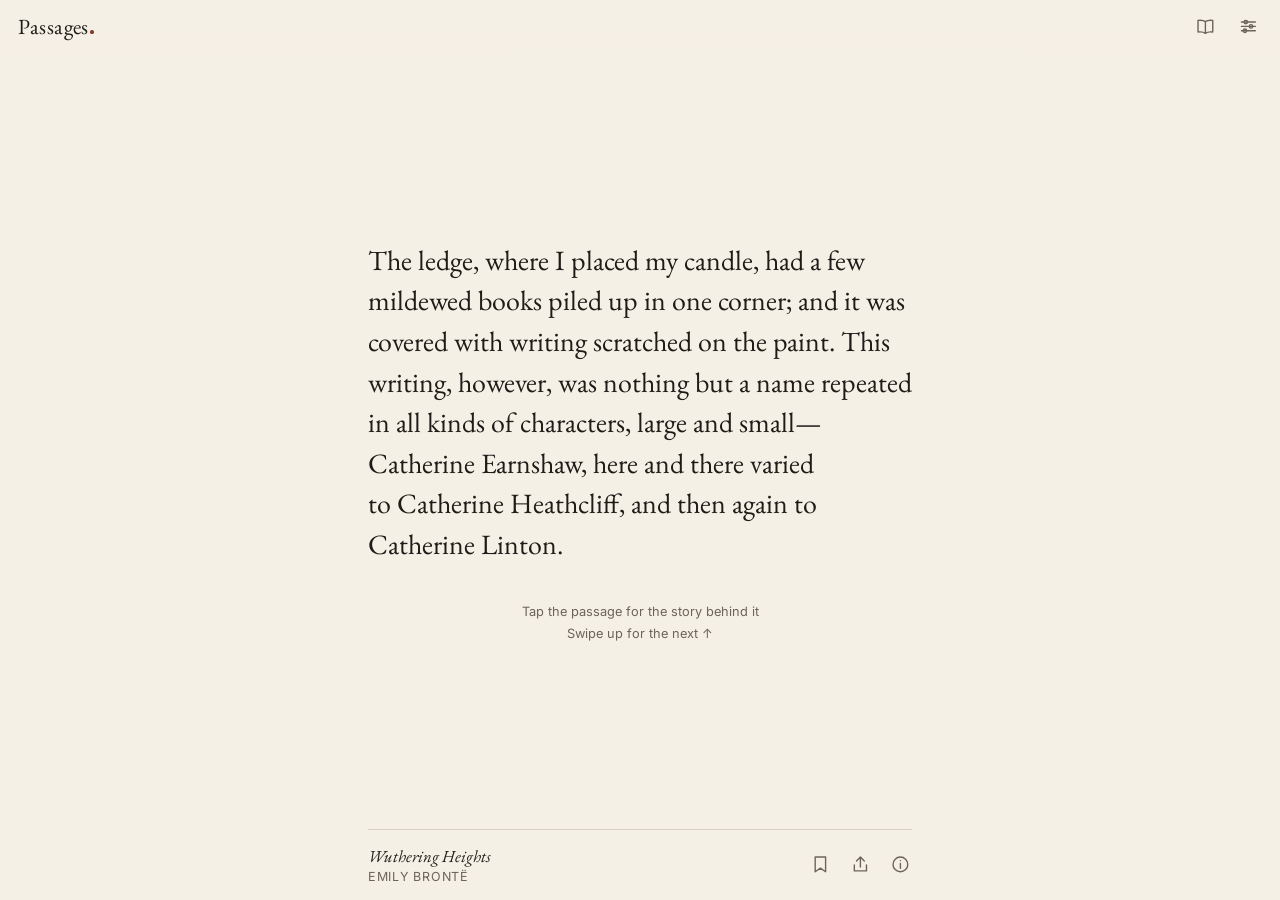
<file: reader.html>
<!DOCTYPE html>
<!-- ============================================================
     reader.html — the E-READER.
     Opened as reader.html?book=<book id>
       &from=<passage id>   which passage brought the reader here
       &jump=1              go straight to that passage (for rereaders)
     The text is drawn by js/reader.js from data/books/<id>.json.
     ============================================================ -->
<html lang="en">
<head>
  <meta charset="utf-8">
  <meta name="viewport" content="width=device-width, initial-scale=1, viewport-fit=cover">
  <title>Reader</title>
  <!-- How the link looks when shared (WhatsApp, iMessage, Reddit, etc.) -->
  <meta property="og:type" content="website">
  <meta property="og:site_name" content="Passages">
  <meta property="og:title" content="Passages">
  <meta property="og:description" content="Discover literature through the writing itself, one passage at a time, then read the whole work for free.">
  <meta property="og:image" content="https://passages-reader.github.io/icons/share.png">
  <meta property="og:url" content="https://passages-reader.github.io/">
  <meta name="twitter:card" content="summary_large_image">
  <link rel="manifest" href="manifest.json">
  <meta name="theme-color" content="#f5f0e6">
  <meta name="apple-mobile-web-app-capable" content="yes">
  <link rel="apple-touch-icon" href="icons/icon-180.png">
  <link rel="icon" href="icons/icon.svg" type="image/svg+xml">
  <link rel="icon" href="icons/favicon-32.png" type="image/png" sizes="32x32">
  <link rel="preload" href="fonts/eb-garamond.woff2" as="font" type="font/woff2" crossorigin>
  <link rel="stylesheet" href="css/style.css">
</head>
<body class="reader-page">

  <!-- Top bar: back to feed, book title, contents, text settings -->
  <header class="topbar reader-bar">
    <a class="icon-btn" href="index.html" aria-label="Back to the feed" title="Back to the feed">
      <svg viewBox="0 0 24 24"><path d="M15 5l-7 7 7 7"/></svg>
    </a>
    <div class="reader-heading">
      <span class="reader-book" id="reader-book"></span>
      <span class="reader-chapter" id="reader-chapter"></span>
    </div>
    <nav class="topbar-actions">
      <button class="icon-btn" id="open-about" aria-label="About this work" title="About this work">
        <svg viewBox="0 0 24 24"><circle cx="12" cy="12" r="9"/><path d="M12 11v6M12 7.5h.01"/></svg>
      </button>
      <button class="icon-btn" id="open-toc" aria-label="Contents" title="Contents">
        <svg viewBox="0 0 24 24"><path d="M8 6h12M8 12h12M8 18h12M4 6h.01M4 12h.01M4 18h.01"/></svg>
      </button>
      <button class="icon-btn text-btn" id="open-type" aria-label="Text settings" title="Text settings">Aa</button>
    </nav>
  </header>

  <!-- The chapter being read -->
  <main class="reader" id="reader">
    <p class="loading">Opening the book…</p>
  </main>

  <!-- Same sliding panel as the feed, used for Contents and Text settings -->
  <div class="sheet" id="sheet" hidden>
    <div class="sheet-backdrop" data-close></div>
    <section class="sheet-panel" role="dialog" aria-modal="true">
      <button class="sheet-close icon-btn" data-close aria-label="Close">
        <svg viewBox="0 0 24 24"><path d="M6 6l12 12M18 6L6 18"/></svg>
      </button>
      <div class="sheet-content" id="sheet-content"></div>
    </section>
  </div>

  <script src="js/config.js"></script>
  <script src="js/storage.js"></script>
  <script src="js/analytics.js"></script>
  <script src="js/data.js"></script>
  <script src="js/shareimage.js"></script>
  <script src="js/elsewhere.js"></script>
  <script src="js/reader.js"></script>
</body>
</html>
</file>
<file: css/style.css>
/* Fonts, served from this site (no requests to Google):
   EB Garamond (regular 400–500, italic) and Inter (400–500),
   trimmed to Latin characters. Files in fonts/. */
@font-face { font-family: "EB Garamond"; src: url("../fonts/eb-garamond.woff2") format("woff2"); font-weight: 400 500; font-style: normal; font-display: swap; }
@font-face { font-family: "EB Garamond"; src: url("../fonts/eb-garamond-italic.woff2") format("woff2"); font-weight: 400; font-style: italic; font-display: swap; }
@font-face { font-family: "Inter"; src: url("../fonts/inter.woff2") format("woff2"); font-weight: 400 500; font-style: normal; font-display: swap; }

/* ============================================================
   style.css — all the visual styling for the feed and the reader.

   Sections:
     1. Colours & fonts  (change the look here)
     2. Basics
     3. Top bar & buttons
     4. Feed cards
     5. Sliding panel (About / Saved / Settings / Contents)
     6. Reader
   ============================================================ */


/* ---------- 1. Colours & fonts ----------
   Each theme is a set of colour variables. The rest of the file
   only uses these variables, so editing a theme changes everything. */
:root,
[data-theme="light"] {
  --paper: #f5f0e6;        /* background */
  --paper-2: #ece5d8;      /* panels, subtle fills */
  --ink: #1f1c18;          /* main text */
  --ink-2: #6b645a;        /* secondary text */
  --line: #d9d0c1;         /* thin borders */
  --accent: #8b3a2b;       /* buttons, highlights */
  --accent-ink: #fbf7f0;   /* text on accent */
  --highlight: #ecdcb8;    /* the "passage that brought you here" */
}
[data-theme="sepia"] {
  --paper: #efe2c8;
  --paper-2: #e4d4b4;
  --ink: #3b2f22;
  --ink-2: #7a6a55;
  --line: #d3c09c;
  --accent: #8b4a24;
  --accent-ink: #fbf3e4;
  --highlight: #e2c98f;
}
[data-theme="dark"] {
  --paper: #171614;
  --paper-2: #23211e;
  --ink: #e8e2d6;
  --ink-2: #9a9286;
  --line: #34312c;
  --accent: #d09a6a;
  --accent-ink: #171614;
  --highlight: #3a3226;
}
:root {
  --serif: "EB Garamond", Garamond, "Iowan Old Style", Georgia, serif;
  --sans: Inter, system-ui, -apple-system, "Segoe UI", sans-serif;
  --measure: 34rem;        /* max line length for reading */
  --reader-scale: 1;       /* text size in the reader (set from the Aa menu) */
  --bar-h: 3.25rem;        /* top bar height */
}


/* ---------- 2. Basics ---------- */
* { box-sizing: border-box; }
html, body { margin: 0; background: var(--paper); color: var(--ink); }
body {
  font-family: var(--sans);
  -webkit-font-smoothing: antialiased;
  -webkit-tap-highlight-color: transparent;
  transition: background .2s, color .2s;
}
button { font: inherit; color: inherit; background: none; border: 0; cursor: pointer; padding: 0; }
a { color: inherit; }
.loading { font-family: var(--serif); font-style: italic; color: var(--ink-2); text-align: center; padding: 40vh 2rem 0; margin: 0; }
.muted { color: var(--ink-2); }
.small { font-size: .85rem; }


/* ---------- 3. Top bar & buttons ---------- */
.topbar {
  position: fixed; inset: 0 0 auto 0; z-index: 10;
  height: calc(var(--bar-h) + env(safe-area-inset-top));
  padding: env(safe-area-inset-top) .75rem 0;
  display: flex; align-items: center; justify-content: space-between; gap: .5rem;
  background: linear-gradient(var(--paper) 60%, transparent);
}
.wordmark {
  font-family: var(--serif); font-size: 1.35rem; letter-spacing: .02em;
  padding-left: .4rem; text-decoration: none;
}
/* The clay full stop after "Passages" (the wordmark) */
.share-preview { margin: 1rem 0 1.25rem; min-height: 6rem; display: grid; place-items: center; }
.share-preview img { width: min(15rem, 60%); border-radius: .75rem; box-shadow: 0 6px 24px rgba(0,0,0,.15); }
.wordmark-dot {
  display: inline-block; width: .17em; height: .17em; border-radius: 50%;
  background: var(--accent); margin-left: .05em;
}
/* The drawn pilcrow (¶): marks where a passage begins. Takes the text colour. */
.pilcrow { width: 1.8rem; height: 1.8rem; min-height: 1.8rem; flex: none; fill: var(--accent); display: block; margin: 0 0 .6rem -.4rem; }
.topbar-actions { display: flex; gap: .15rem; }

.icon-btn {
  width: 2.5rem; height: 2.5rem; border-radius: 50%;
  display: inline-grid; place-items: center; color: var(--ink-2);
  text-decoration: none;
  transition: background .15s, color .15s;
}
.icon-btn:hover { background: var(--paper-2); color: var(--ink); }
.icon-btn svg { width: 1.3rem; height: 1.3rem; fill: none; stroke: currentColor; stroke-width: 1.6; stroke-linecap: round; stroke-linejoin: round; }
.icon-btn.on { color: var(--accent); }
.icon-btn.on svg { fill: currentColor; }
.text-btn { font-family: var(--serif); font-size: 1.15rem; }

.btn {
  display: inline-flex; align-items: center; justify-content: center;
  min-height: 2.9rem; padding: 0 1.4rem; border-radius: 999px;
  background: var(--accent); color: var(--accent-ink);
  font-family: var(--sans); font-size: .95rem; font-weight: 500; text-decoration: none;
}
.btn.ghost { background: transparent; color: var(--ink); box-shadow: inset 0 0 0 1px var(--line); }
.btn:active { transform: scale(.98); }


/* ---------- 4. Feed cards ---------- */
/* The feed is a vertical list where each card fills the screen and "snaps" into place. */
.feed {
  height: 100dvh; overflow-y: auto;
  scroll-snap-type: y mandatory;
  overscroll-behavior: contain;
  scrollbar-width: none;
}
.feed::-webkit-scrollbar { display: none; }

.card {
  height: 100dvh; scroll-snap-align: start; scroll-snap-stop: always;
  display: flex; flex-direction: column;
  padding: calc(var(--bar-h) + env(safe-area-inset-top)) 1.6rem calc(1rem + env(safe-area-inset-bottom));
  cursor: pointer;
}
.card-inner {
  flex: 1; display: flex; flex-direction: column; justify-content: center;
  width: 100%; max-width: var(--measure); margin: 0 auto;
  overflow: hidden;
}

/* The passage text. Three sizes depending on length (set in feed.js). */
.passage {
  margin: 0; font-family: var(--serif); font-weight: 400;
  line-height: 1.45; text-wrap: pretty; hyphens: manual;
}
.passage.size-l { font-size: clamp(1.6rem, 5.6vw, 2.25rem); line-height: 1.3; }
.passage.size-m { font-size: clamp(1.3rem, 4.6vw, 1.75rem); }
.passage.size-s { font-size: clamp(1.12rem, 4vw, 1.45rem); }
.passage.centered { text-align: center; }
.passage.centered .line { padding-left: 0; text-indent: 0; }
.passage.verse .line { display: block; padding-left: 1.2em; text-indent: -1.2em; text-wrap: wrap; }

.tr-row { display: flex; align-items: baseline; gap: .75rem; margin-top: 1.4rem; }
.tr-toggle {
  font-size: .8rem; letter-spacing: .04em; color: var(--accent);
  border-bottom: 1px solid currentColor; padding-bottom: 1px;
}
.tr-note { margin: 0; font-size: .75rem; color: var(--ink-2); }

.card-foot {
  width: 100%; max-width: var(--measure); margin: 0 auto;
  display: flex; align-items: flex-end; justify-content: space-between; gap: 1rem;
  border-top: 1px solid var(--line); padding-top: .9rem;
}
.work { display: flex; flex-direction: column; gap: .15rem; min-width: 0; }
.work-title { font-family: var(--serif); font-style: italic; font-size: 1.05rem; }
.work-author { font-size: .78rem; letter-spacing: .06em; text-transform: uppercase; color: var(--ink-2); }
.card-actions { display: flex; flex-shrink: 0; margin-right: -.5rem; }

/* "What caught you?" — a small floating box after a save */
.why {
  position: fixed; left: 50%; bottom: calc(5.5rem + env(safe-area-inset-bottom)); z-index: 30;
  width: min(22rem, calc(100% - 2rem)); transform: translate(-50%, 1rem); opacity: 0;
  background: var(--paper-2); color: var(--ink); border: 1px solid var(--line); border-radius: 1rem;
  padding: .9rem 1rem .8rem; box-shadow: 0 8px 30px rgba(0,0,0,.12);
  transition: opacity .2s, transform .2s;
}
.why.show { opacity: 1; transform: translate(-50%, 0); }
.why.inline { position: static; transform: none; width: auto; margin: 1.25rem 0 0; box-shadow: none; }
.why-head { display: flex; justify-content: space-between; align-items: center; }
.why-title { margin: 0; font-family: var(--serif); font-size: 1.1rem; }
.why-close { font-size: 1.3rem; line-height: 1; color: var(--ink-2); padding: 0 .2rem; }
.why-chips { display: flex; flex-wrap: wrap; gap: .45rem; margin: .7rem 0 .6rem; }
.chip {
  font-size: .85rem; padding: .4rem .8rem; border-radius: 999px;
  box-shadow: inset 0 0 0 1px var(--line); color: var(--ink);
}
.chip:active { background: var(--line); }
.chip.quiet { color: var(--ink-2); }
#open-saved.pulse svg { animation: pulse .9s ease-out 2; }
@keyframes pulse { 0% { transform: scale(1); } 35% { transform: scale(1.3); color: var(--accent); } 100% { transform: scale(1); } }
.read-mark { text-transform: none; letter-spacing: 0; color: var(--accent); }
.finished-note { color: var(--accent) !important; font-style: italic; }
.daily-label { margin: 0 0 1.2rem; font-family: var(--sans); font-size: .72rem; letter-spacing: .12em; text-transform: uppercase; color: var(--accent); }
.comeback { margin-top: 1rem; padding-top: 1.2rem; border-top: 1px solid var(--line); }
.comeback-q { margin: 0; font-family: var(--sans); font-size: .9rem; color: var(--ink-2); }
.comeback .why-chips { justify-content: center; }
.home-tip-text { margin: .5rem 0; font-size: .9rem; line-height: 1.45; }
.home-tip .chip { margin-top: .3rem; }
.why-note { margin: 0; font-size: .72rem; color: var(--ink-2); }

.hint-swipe { display: inline-block; margin-top: .4rem; animation: nudge 1.6s ease-in-out 3 .8s; }
@keyframes nudge { 0%, 100% { transform: translateY(0); } 50% { transform: translateY(-6px); } }
.hint { margin: 2.5rem 0 0; font-size: .8rem; color: var(--ink-2); text-align: center; }

/* The welcome card: short, centred, one screen */
.card.welcome { cursor: default; }
.card.welcome .card-inner { justify-content: center; text-align: left; font-family: var(--serif); }
.welcome p { margin: 0 0 1.1rem; }
.welcome-title { margin: 0 0 .6rem; font-weight: 400; font-size: 2.8rem; line-height: 1.1; }
.welcome-lede { font-style: italic; font-size: 1.3rem; line-height: 1.45; color: var(--ink-2); }
.welcome-how { font-size: 1.15rem; line-height: 1.5; }
.welcome-go { align-self: center; margin: 1.4rem 0 1.2rem; }
.welcome-go .hint-swipe { margin: 0 0 0 .35em; }
.welcome-links { text-align: center; font-family: var(--sans); font-size: .8rem !important; color: var(--ink-2); }
.welcome-links a { color: var(--ink-2); }

/* Tutorial, second card: labels over the buttons, fading out */
.btn-label {
  position: absolute; bottom: 100%; left: 50%; transform: translateX(-50%);
  font-family: var(--sans); font-size: .68rem; color: var(--accent); white-space: nowrap;
  opacity: 0; transition: opacity .6s; pointer-events: none;
}
.card-actions .icon-btn { position: relative; }
.show-labels .btn-label { opacity: 1; }

.settings-links { display: flex; flex-wrap: wrap; gap: 1.25rem; margin-top: 1rem; font-size: .85rem; }
.settings-links a, .linklike { color: var(--accent); text-decoration: underline; font-size: .85rem; }

/* Editor mode: the Keep / Maybe / Cut / Note bar under each card */
.review-bar {
  width: 100%; max-width: var(--measure); margin: .7rem auto 0;
  display: grid; grid-template-columns: repeat(4, 1fr); gap: .4rem;
}
.review-btn {
  min-height: 2.4rem; border-radius: 999px; font-size: .85rem; font-weight: 500;
  box-shadow: inset 0 0 0 1px var(--line); color: var(--ink-2);
}
.review-btn.keep.on  { background: #3f7a4f; color: #fff; box-shadow: none; }
.review-btn.maybe.on { background: #b38a2e; color: #fff; box-shadow: none; }
.review-btn.cut.on   { background: #9b3b2e; color: #fff; box-shadow: none; }
.review-btn.note.on  { box-shadow: inset 0 0 0 2px var(--accent); color: var(--accent); }
.editor-settings { margin-top: 1rem; }
body.editor .card-inner { overflow-y: auto; }

.end-card .card-inner, .pause-card .card-inner { align-items: center; text-align: center; gap: 1.5rem; }
.pause-card { cursor: default; }
.pause-card .about-text { margin: 0; }
.pause-link { color: var(--accent); font-size: .95rem; }
.pause-choices { display: flex; gap: 1.75rem; justify-content: center; margin: .5rem 0 0; }
.pause-choices .linklike { font-size: .95rem; }
.end-title { font-family: var(--serif); font-size: 1.5rem; font-style: italic; margin: 0; }

.toast {
  position: fixed; left: 50%; bottom: calc(5.5rem + env(safe-area-inset-bottom)); z-index: 30;
  transform: translate(-50%, 1rem); opacity: 0; pointer-events: none;
  background: var(--ink); color: var(--paper);
  padding: .55rem 1rem; border-radius: 999px; font-size: .85rem;
  transition: opacity .2s, transform .2s;
}
.toast.show { opacity: 1; transform: translate(-50%, 0); }
.toast.has-action.show { pointer-events: auto; display: flex; align-items: center; gap: 1rem; }
.toast-action { color: inherit; font: inherit; font-weight: 600; text-decoration: underline; padding: 0; }


/* ---------- 5. Sliding panel ----------
   Slides up from the bottom on phones; a centred card on wider screens. */
.sheet { position: fixed; inset: 0; z-index: 20; }
.sheet-backdrop { position: absolute; inset: 0; background: rgb(0 0 0 / .35); opacity: 0; transition: opacity .25s; }
.sheet-panel {
  position: absolute; left: 0; right: 0; bottom: 0;
  max-height: 88dvh; overflow-y: auto;
  background: var(--paper); border-radius: 1.25rem 1.25rem 0 0;
  padding: 2rem 1.6rem calc(2rem + env(safe-area-inset-bottom));
  transform: translateY(100%); transition: transform .25s ease;
}
.sheet.open .sheet-backdrop { opacity: 1; }
.sheet.open .sheet-panel { transform: none; }
.sheet-close { position: absolute; top: .75rem; right: .75rem; }
.sheet-content { max-width: var(--measure); margin: 0 auto; }

@media (min-width: 720px) {
  .sheet-panel {
    left: 50%; bottom: auto; top: 50%; width: min(36rem, 92vw); max-height: 85dvh;
    border-radius: 1.25rem; transform: translate(-50%, -45%); opacity: 0;
    transition: transform .25s ease, opacity .25s;
  }
  .sheet.open .sheet-panel { transform: translate(-50%, -50%); opacity: 1; }
}

.eyebrow { margin: 0 0 .5rem; font-size: .75rem; letter-spacing: .08em; text-transform: uppercase; color: var(--ink-2); }
.about-title { margin: 0; font-family: var(--serif); font-weight: 500; font-size: 2rem; line-height: 1.15; }
.about-author { margin: .3rem 0 0; font-family: var(--serif); font-style: italic; font-size: 1.15rem; color: var(--ink-2); }
.about-label {
  margin: 1.75rem 0 .4rem; font-size: .72rem; font-weight: 500;
  letter-spacing: .1em; text-transform: uppercase; color: var(--accent);
}
.about-text { margin: 0; font-family: var(--serif); font-size: 1.15rem; line-height: 1.5; }
.about-actions { display: flex; flex-wrap: wrap; gap: .6rem; margin-top: 2rem; }
.jump-link { display: inline-block; margin-top: 1.1rem; font-size: .85rem; color: var(--ink-2); }
.panel-small-links { display: flex; gap: 1.5rem; margin-top: 1.4rem; }
.panel-small-links a, .panel-small-links .linklike { font-size: .8rem; color: var(--ink-2); }
.report-link { text-align: center; margin: 1.5rem 0 0; font-family: var(--sans); font-size: .78rem; }
.report-link a { color: var(--ink-2); }
.reset-note { margin-top: .6rem !important; }

.saved-list, .toc { list-style: none; margin: 1.25rem 0 0; padding: 0; }
.saved-row { display: flex; align-items: center; gap: .5rem; border-bottom: 1px solid var(--line); }
.saved-row .saved-item { border-bottom: 0; flex: 1; min-width: 0; }
.remove-btn {
  flex: none; width: 2.25rem; height: 2.25rem; border-radius: 50%;
  font-size: 1.35rem; line-height: 1; color: var(--ink-2);
}
.remove-btn:hover, .remove-btn:focus-visible { background: var(--line); color: var(--ink); }
.saved-item { display: block; width: 100%; text-align: left; padding: 1rem 0; border-bottom: 1px solid var(--line); }
.saved-text {
  display: -webkit-box; -webkit-line-clamp: 3; -webkit-box-orient: vertical; overflow: hidden;
  font-family: var(--serif); font-size: 1.1rem; line-height: 1.4;
}
.reading-title { display: block; font-family: var(--serif); font-style: italic; font-size: 1.15rem; }
.reading-list .saved-item { text-decoration: none; }
.saved-work { display: block; margin-top: .35rem; font-size: .78rem; color: var(--ink-2); }

.checks { display: flex; flex-direction: column; gap: .6rem; }
.check { display: flex; align-items: center; gap: .6rem; font-family: var(--serif); font-size: 1.15rem; }
.check input { width: 1.15rem; height: 1.15rem; accent-color: var(--accent); }
.swatches, .size-row { display: flex; gap: .5rem; flex-wrap: wrap; }
.theme-swatch {
  padding: .6rem 1.1rem; border-radius: 999px; font-size: .9rem;
  box-shadow: inset 0 0 0 1px var(--line);
}
.theme-swatch[data-swatch="light"] { background: #f5f0e6; color: #1f1c18; }
.theme-swatch[data-swatch="sepia"] { background: #efe2c8; color: #3b2f22; }
.theme-swatch[data-swatch="dark"]  { background: #171614; color: #e8e2d6; }
.theme-swatch.on { box-shadow: inset 0 0 0 2px var(--accent); }
.reset-btn { margin-top: .9rem; min-height: 2.4rem; font-size: .85rem; }
.muted.small { margin-top: 2rem; font-family: var(--sans); font-size: .8rem; }


/* ---------- 6. Reader ---------- */
.reader-page { padding-top: calc(var(--bar-h) + env(safe-area-inset-top)); }
.reader-bar { background: var(--paper); border-bottom: 1px solid var(--line); }
.reader-heading { flex: 1; min-width: 0; display: flex; flex-direction: column; align-items: center; line-height: 1.2; }
.reader-book { font-family: var(--serif); font-style: italic; font-size: 1rem; }
.reader-chapter { font-size: .7rem; color: var(--ink-2); max-width: 100%; white-space: nowrap; overflow: hidden; text-overflow: ellipsis; }

.reader {
  max-width: var(--measure); margin: 0 auto;
  padding: 2.5rem 1.4rem calc(4rem + env(safe-area-inset-bottom));
  font-family: var(--serif);
  font-size: calc(1.2rem * var(--reader-scale));
  line-height: 1.6;
}
.reader .loading { padding-top: 30vh; }
.chapter-title { margin: 1rem 0 .5rem; font-weight: 400; font-size: 1.7em; line-height: 1.2; text-align: center; text-wrap: balance; }
.chapter-byline { margin: 0 0 2.5rem; text-align: center; font-style: italic; color: var(--ink-2); }
.chapter-title + p:not(.chapter-byline) { margin-top: 2.5rem; }
.chapter-byline + p { text-indent: 0 !important; }
/* short front-matter pages (dedications, epigraphs) are centred */
.reader.centered p { text-align: center; text-indent: 0 !important; margin: .4em 0; }
.reader p { margin: 0; text-wrap: pretty; hyphens: auto; }
.reader p + p { text-indent: 1.5em; }
.reader p.verse { text-indent: 0; margin: 1em 0 1em .5em; hyphens: manual; font-size: .95em; }
.reader p.verse .line { display: block; padding-left: 1.5em; text-indent: -1.5em; }
.reader.centered p.verse .line { padding-left: 0; text-indent: 0; }
.reader p.verse + p:not(.verse) { text-indent: 0; }
.scene-break { text-align: center; color: var(--ink-2); margin: 1.5em 0 !important; text-indent: 0 !important; }
.scene-break + p { text-indent: 0 !important; }

/* The passage from the feed */
.reader .origin-label {
  margin-top: 1.5em; text-indent: 0; font-family: var(--sans);
  font-size: .7rem; letter-spacing: .1em; text-transform: uppercase; color: var(--accent);
}
.reader p.origin { text-indent: 0; margin-top: .3em; margin-bottom: 1.2em; }
.reader mark {
  background: var(--highlight); color: inherit;
  padding: .08em 0; box-decoration-break: clone; -webkit-box-decoration-break: clone;
}
.reader p.origin.whole { background: var(--highlight); padding: .5em .6em; margin-inline: -.6em; border-radius: .4em; }
.reader .origin + p { text-indent: 0; }

.chapter-nav {
  display: flex; flex-wrap: wrap; justify-content: center; align-items: center; gap: .75rem;
  margin-top: 3.5rem; padding-top: 2rem; border-top: 1px solid var(--line);
  font-family: var(--sans); font-size: 1rem;
}
.chapter-nav .progress { width: 100%; text-align: center; font-size: .8rem; color: var(--ink-2); text-indent: 0; }
.the-end { width: 100%; text-align: center; font-family: var(--serif); font-style: italic; font-size: 1.3rem; text-indent: 0; }

.toc-item {
  display: block; width: 100%; text-align: left; padding: .7rem 0;
  font-family: var(--serif); font-size: 1.05rem; border-bottom: 1px solid var(--line);
}
.toc-item.on { color: var(--accent); }


/* ---------- 7. About page ---------- */
.about-page { padding-top: calc(var(--bar-h) + env(safe-area-inset-top)); }
.page {
  max-width: var(--measure); margin: 0 auto;
  padding: 2.5rem 1.4rem calc(4rem + env(safe-area-inset-bottom));
  font-family: var(--serif); font-size: 1.15rem; line-height: 1.6;
}
.page-title { margin: .5rem 0 .3rem; font-weight: 400; font-size: 2.6rem; line-height: 1.1; }
.page-lede { margin: 0 0 2rem; font-style: italic; color: var(--ink-2); font-size: 1.25rem; line-height: 1.4; }
.page h2 {
  margin: 2.4rem 0 .7rem; font-family: var(--sans); font-weight: 500;
  font-size: .75rem; letter-spacing: .1em; text-transform: uppercase; color: var(--accent);
}
.page h3 { margin: 1.4rem 0 .3rem; font-weight: 500; font-size: 1.1rem; }
.page p { margin: 0 0 1em; text-wrap: pretty; }
.page ul, .page ol { margin: 0 0 1em; padding-left: 1.2em; }
.page li { margin-bottom: .5em; }
.page strong { font-weight: 500; }
.page a { color: var(--accent); }
.page .btn { color: var(--accent-ink); }
.library h2 { margin-top: 2.2rem; }
.page .library-list { list-style: none; padding: 0; margin: 0; }
.library-list li { padding: .7rem 0; border-bottom: 1px solid var(--line); }
.library-title { font-family: var(--serif); font-size: 1.25rem; font-style: italic; color: var(--ink); text-decoration: none; }
.library-mark { font-family: var(--sans); font-size: .8rem; color: var(--accent); }
.library-meta { display: block; margin-top: .15rem; font-family: var(--sans); font-size: .82rem; color: var(--ink-2); }
.contact { font-size: 1.2rem; }
.page-closing { margin-top: 2.5rem !important; font-style: italic; font-size: 1.25rem; line-height: 1.45; text-align: center; color: var(--ink-2); }
.page-back { margin-top: 3rem !important; text-align: center; }

/* Reader ⓘ panel: the passage that brought you here */
.origin-quote { margin: .25rem 0 .5rem; padding-left: .9rem; border-left: 2px solid var(--accent); font-family: var(--serif); font-size: 1.05rem; line-height: 1.5; color: var(--ink); white-space: pre-line; }
.linklike.jump-link { padding: 0; background: none; border: 0; text-decoration: underline; cursor: pointer; }

/* "One of each" (tonight.html) */
.tonight-slot { padding: .5rem 0 1.5rem; border-bottom: 1px solid var(--line); }
.tonight-title { font-family: var(--serif); font-size: 1.6rem; font-style: italic; color: var(--ink); text-decoration: none; }
.tonight-premise { margin: .8rem 0; }
.tonight-taste { margin: .5rem 0 1rem; padding-left: .9rem; border-left: 2px solid var(--accent); font-family: var(--serif); font-size: 1.05rem; line-height: 1.5; white-space: pre-line; color: var(--ink-2); }
.tonight-actions { display: flex; align-items: center; gap: 1.2rem; }
.tonight-soon p { color: var(--ink-2); font-style: italic; }

/* Editor mode: editing "Why this passage" and "About the book" in place */
.edit-links { display: flex; align-items: center; gap: 1rem; margin: .2rem 0 .9rem; font-family: var(--sans); font-size: .8rem; }
.edited-mark { color: var(--accent); }
.edit-area {
  width: 100%; box-sizing: border-box; padding: .6rem .7rem; border: 1px solid var(--line); border-radius: 8px;
  background: var(--paper-2); color: var(--ink); font-family: var(--serif); font-size: 1.05rem; line-height: 1.5; resize: vertical;
}
.btn.small { padding: .45rem .9rem; font-size: .85rem; }

/* "Prefer paper or an e-reader?" (js/elsewhere.js) */
.elsewhere { margin: .6rem 0 .2rem; }
.elsewhere-open { font-family: var(--sans); font-size: .85rem; color: var(--ink-2); }
.elsewhere-list { list-style: none; padding: 0; margin: .3rem 0 .6rem; }
.elsewhere-list li { margin: 0 0 .55rem; font-size: 1rem; line-height: 1.4; }
.elsewhere-list a { color: var(--accent); }
.elsewhere-detail { color: var(--ink-2); font-size: .9rem; }
.elsewhere-note { font-size: .9rem; color: var(--ink-2); font-style: italic; margin: .2rem 0; }

/* "Today's passage" at the top of Your reading */
.today-row {
  display: flex; flex-direction: column; align-items: flex-start; gap: .15rem; width: 100%;
  margin: .2rem 0 1rem; padding: .75rem .9rem; border: 1px solid var(--line); border-radius: 10px;
  background: var(--paper-2); color: var(--ink); text-align: left; cursor: pointer;
}
.today-label { font-family: var(--sans); font-size: .72rem; letter-spacing: .12em; text-transform: uppercase; color: var(--accent); }
.today-work { font-family: var(--serif); font-style: italic; font-size: 1.05rem; }

/* "Read it elsewhere": where you are */
.elsewhere-places { display: flex; flex-wrap: wrap; gap: .4rem; margin: .1rem 0 .7rem; }
.elsewhere-places button {
  padding: .3rem .7rem; border: 1px solid var(--line); border-radius: 999px; background: none;
  font-family: var(--sans); font-size: .78rem; color: var(--ink-2); cursor: pointer;
}
.elsewhere-places button.on { background: var(--ink); border-color: var(--ink); color: var(--paper); }
</file>
